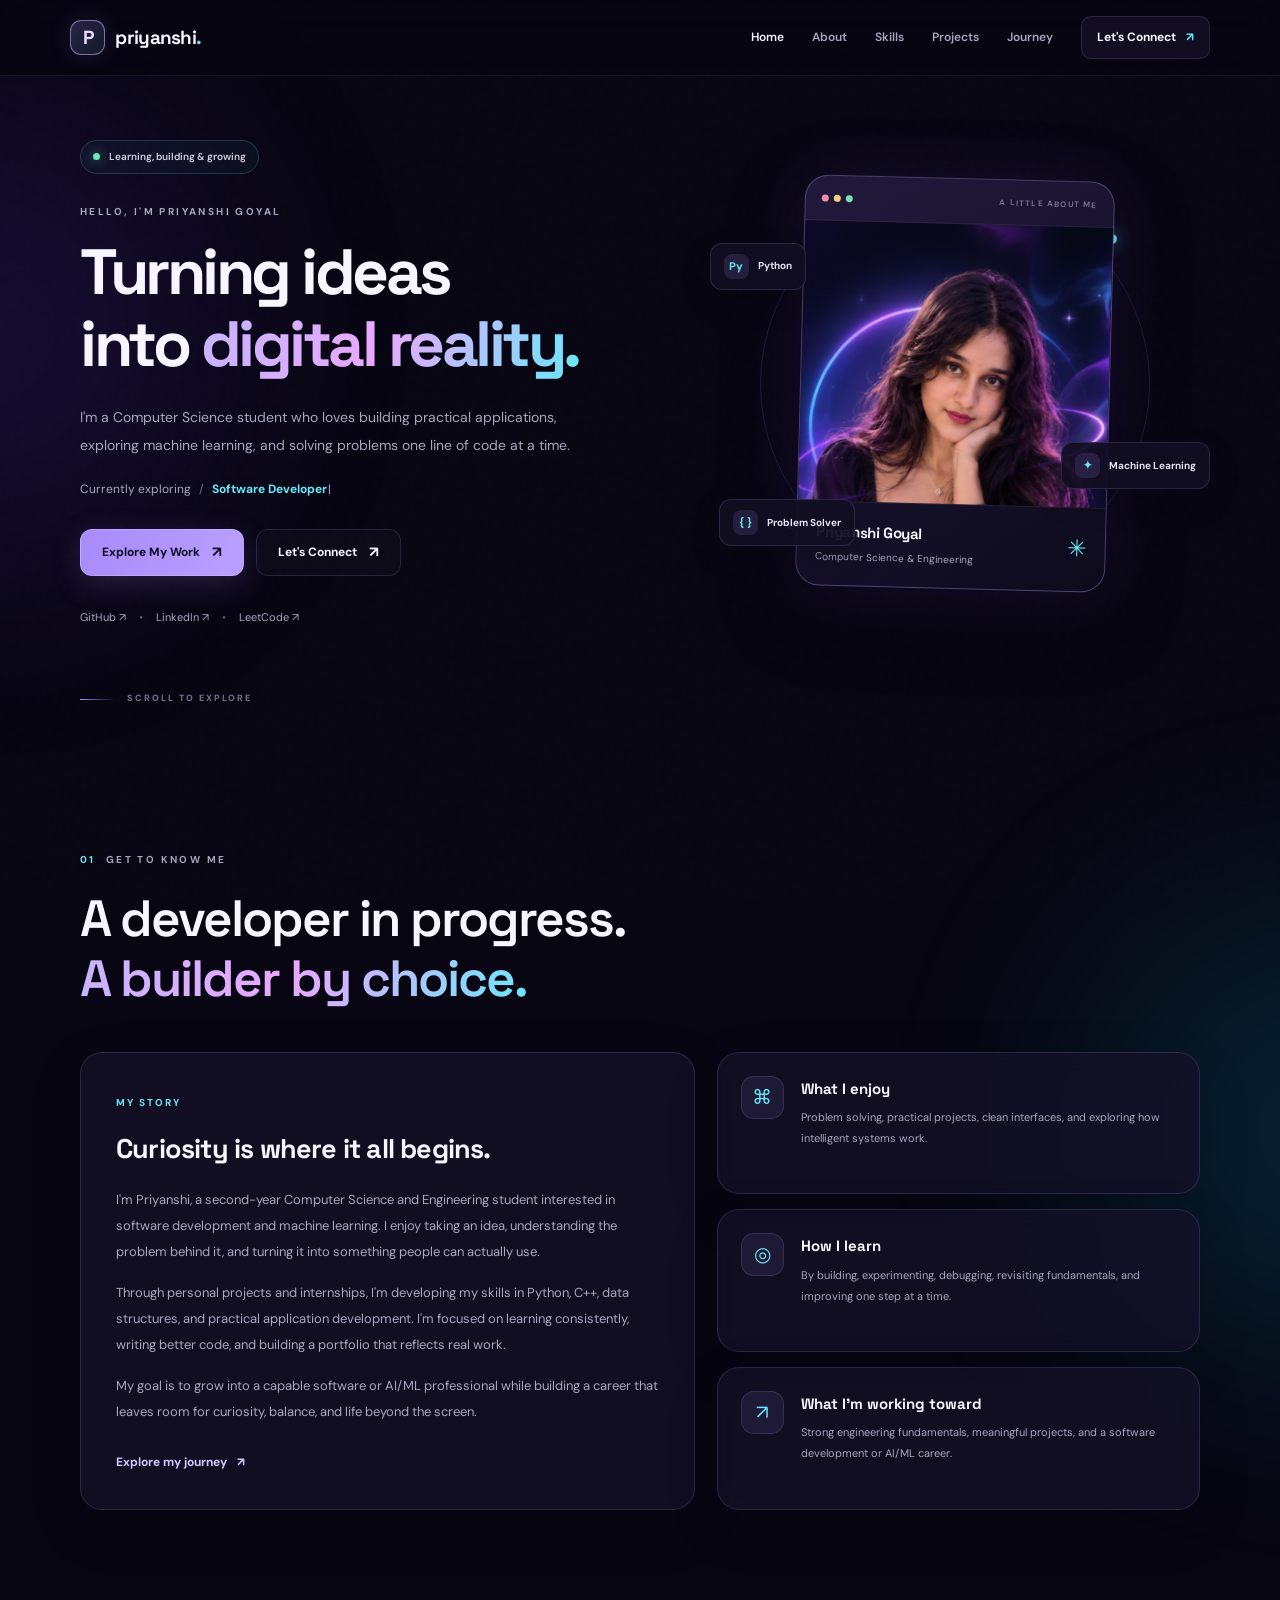
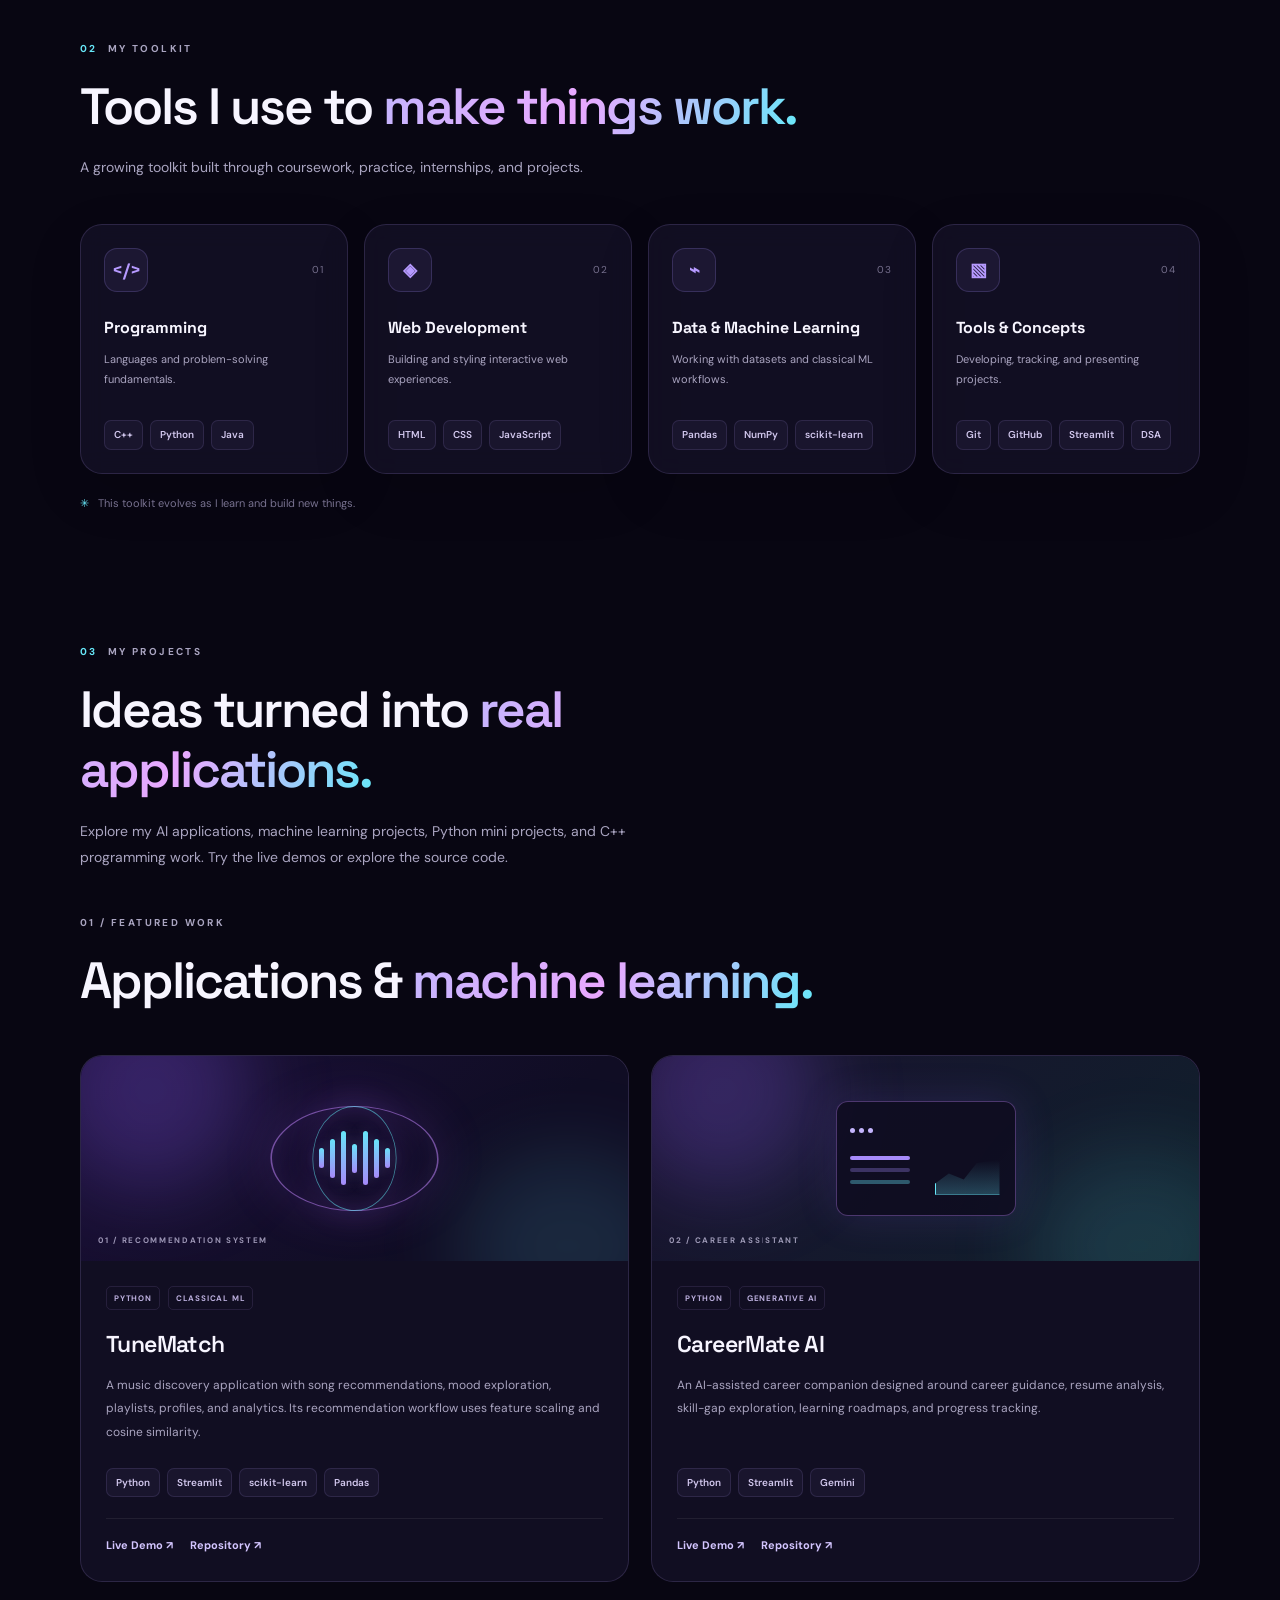
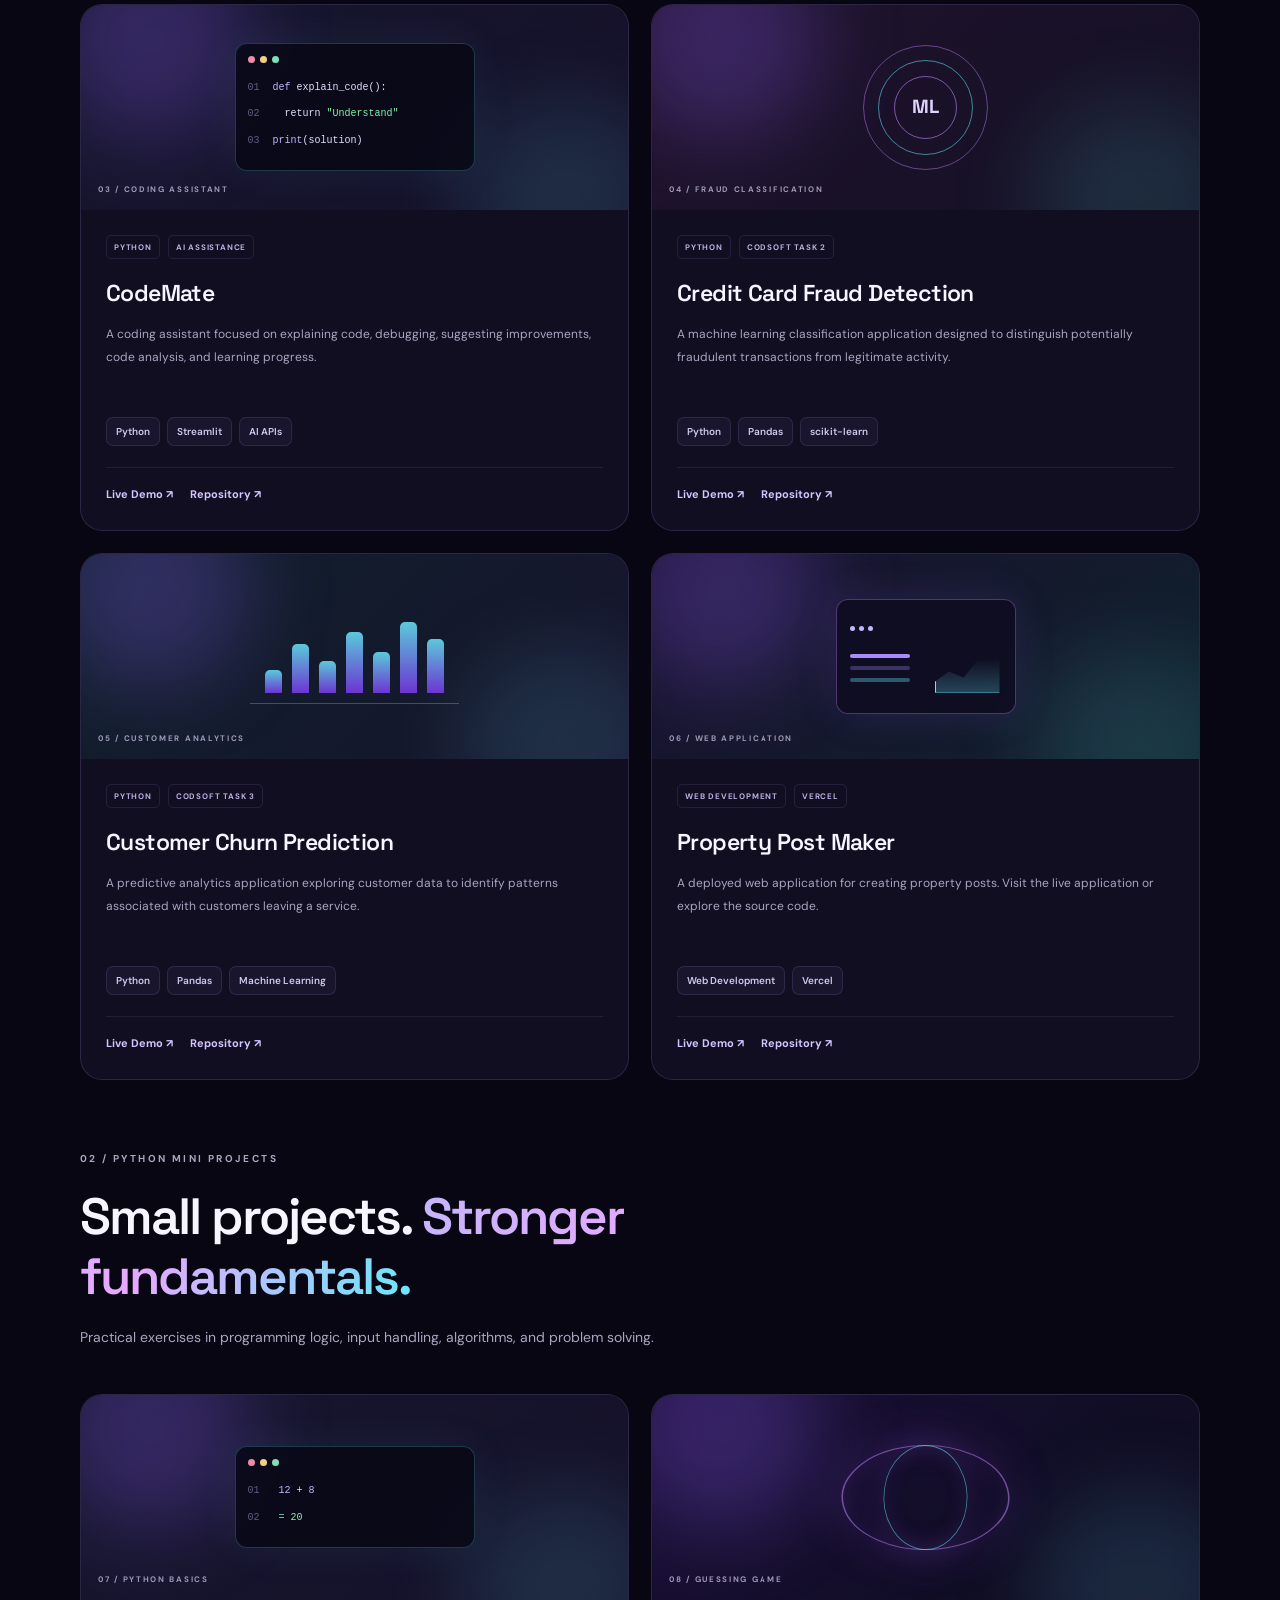
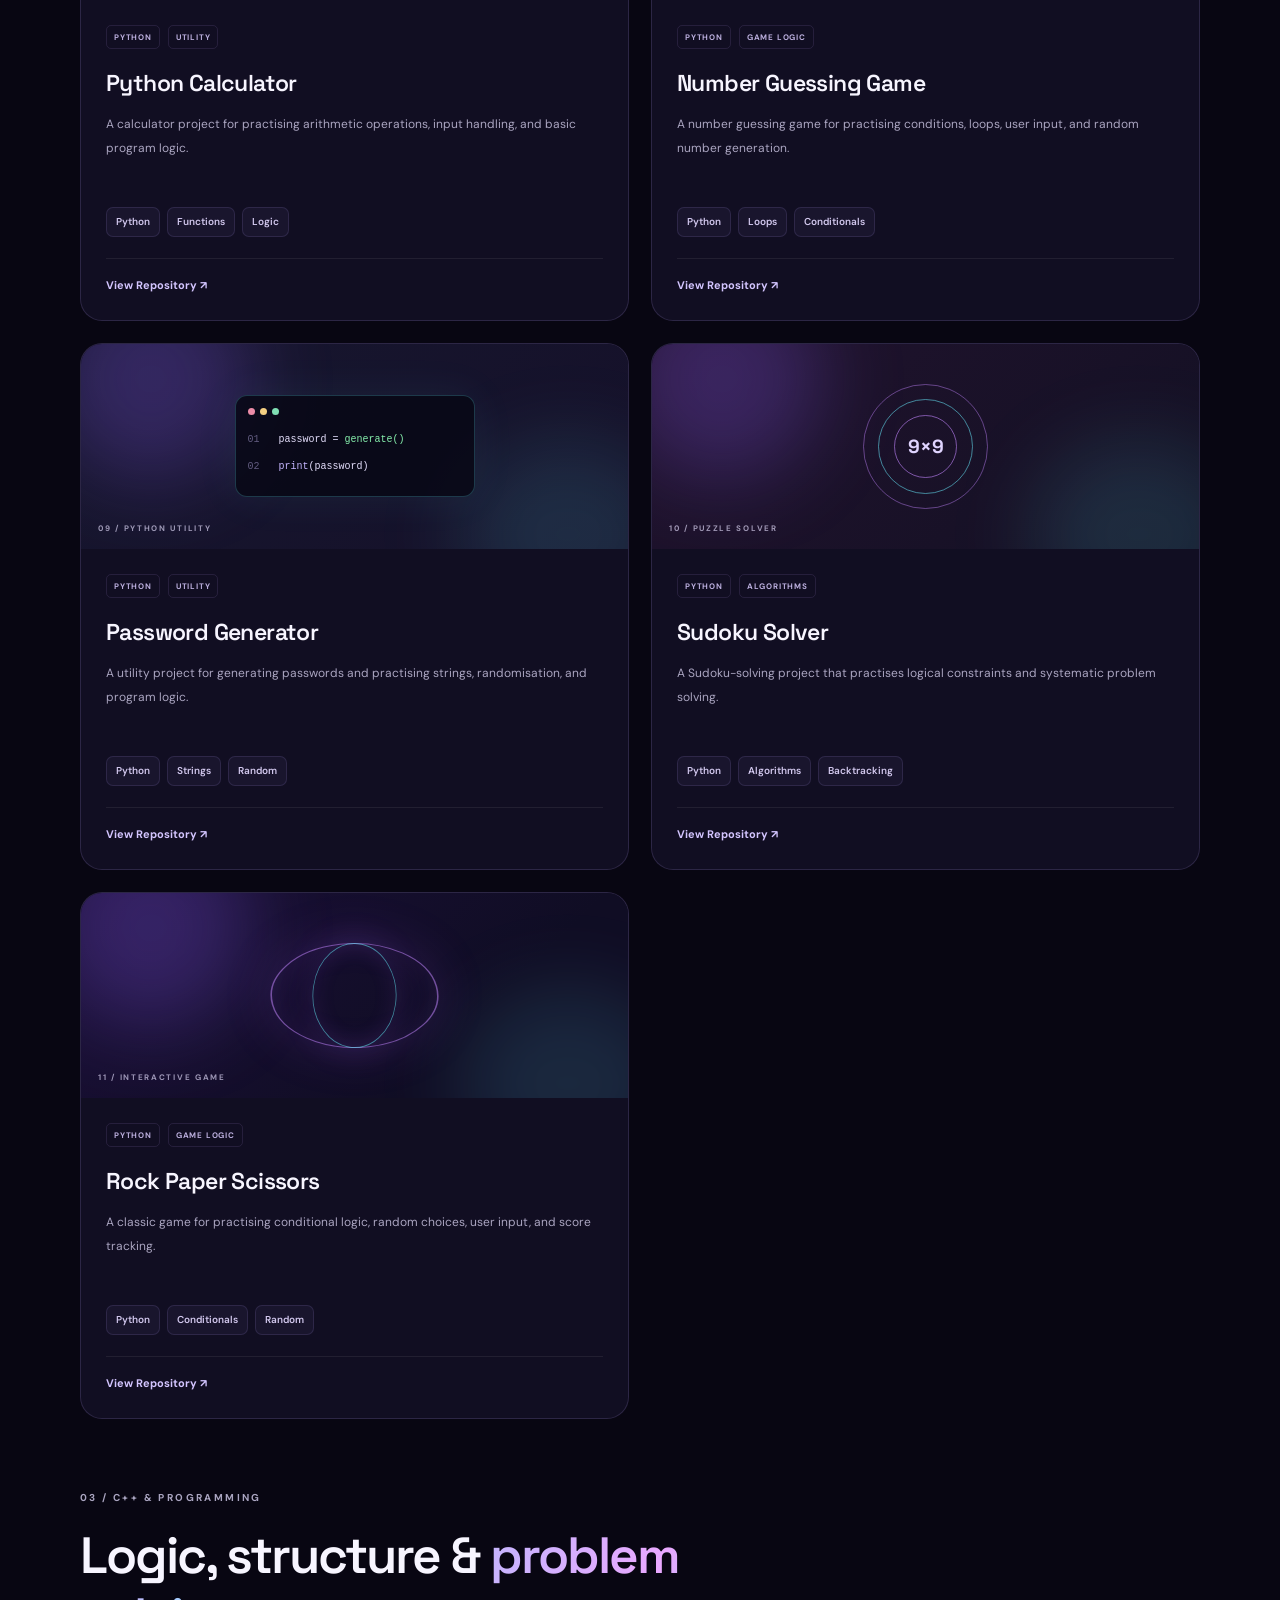
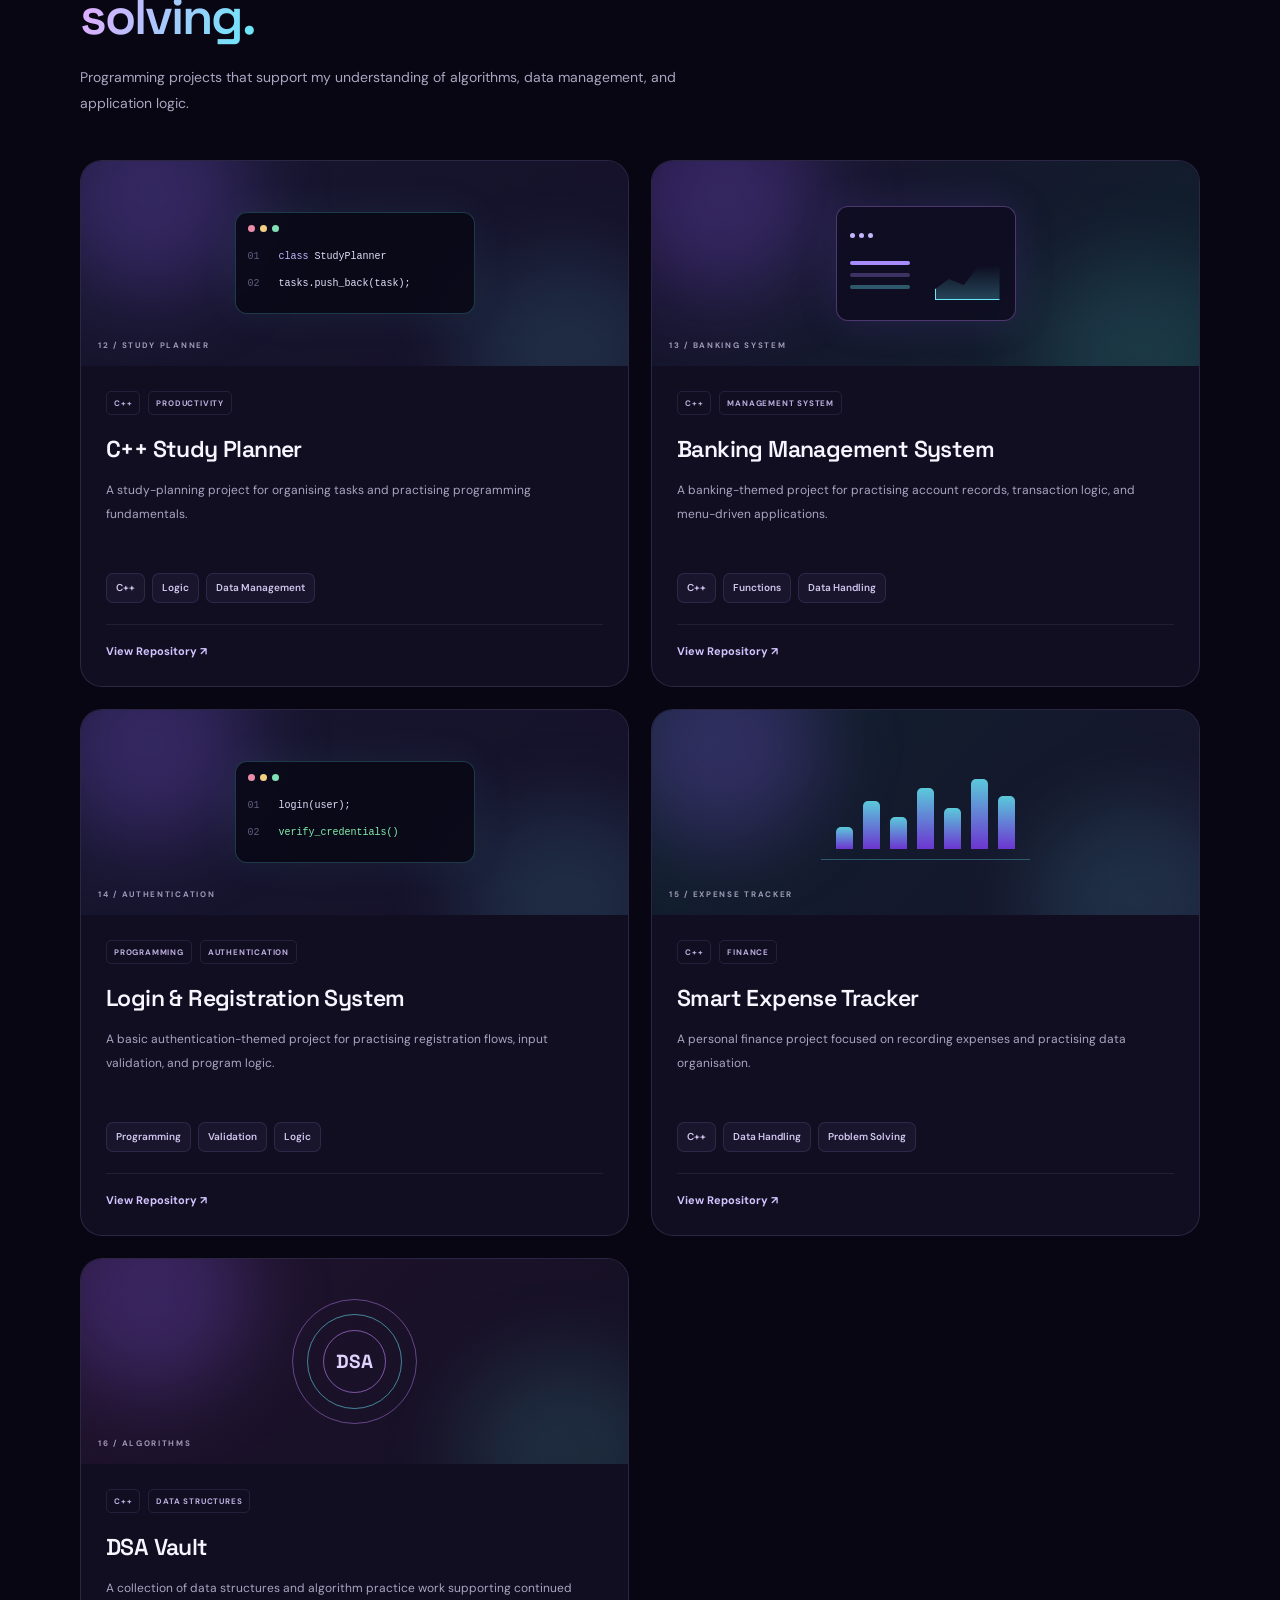
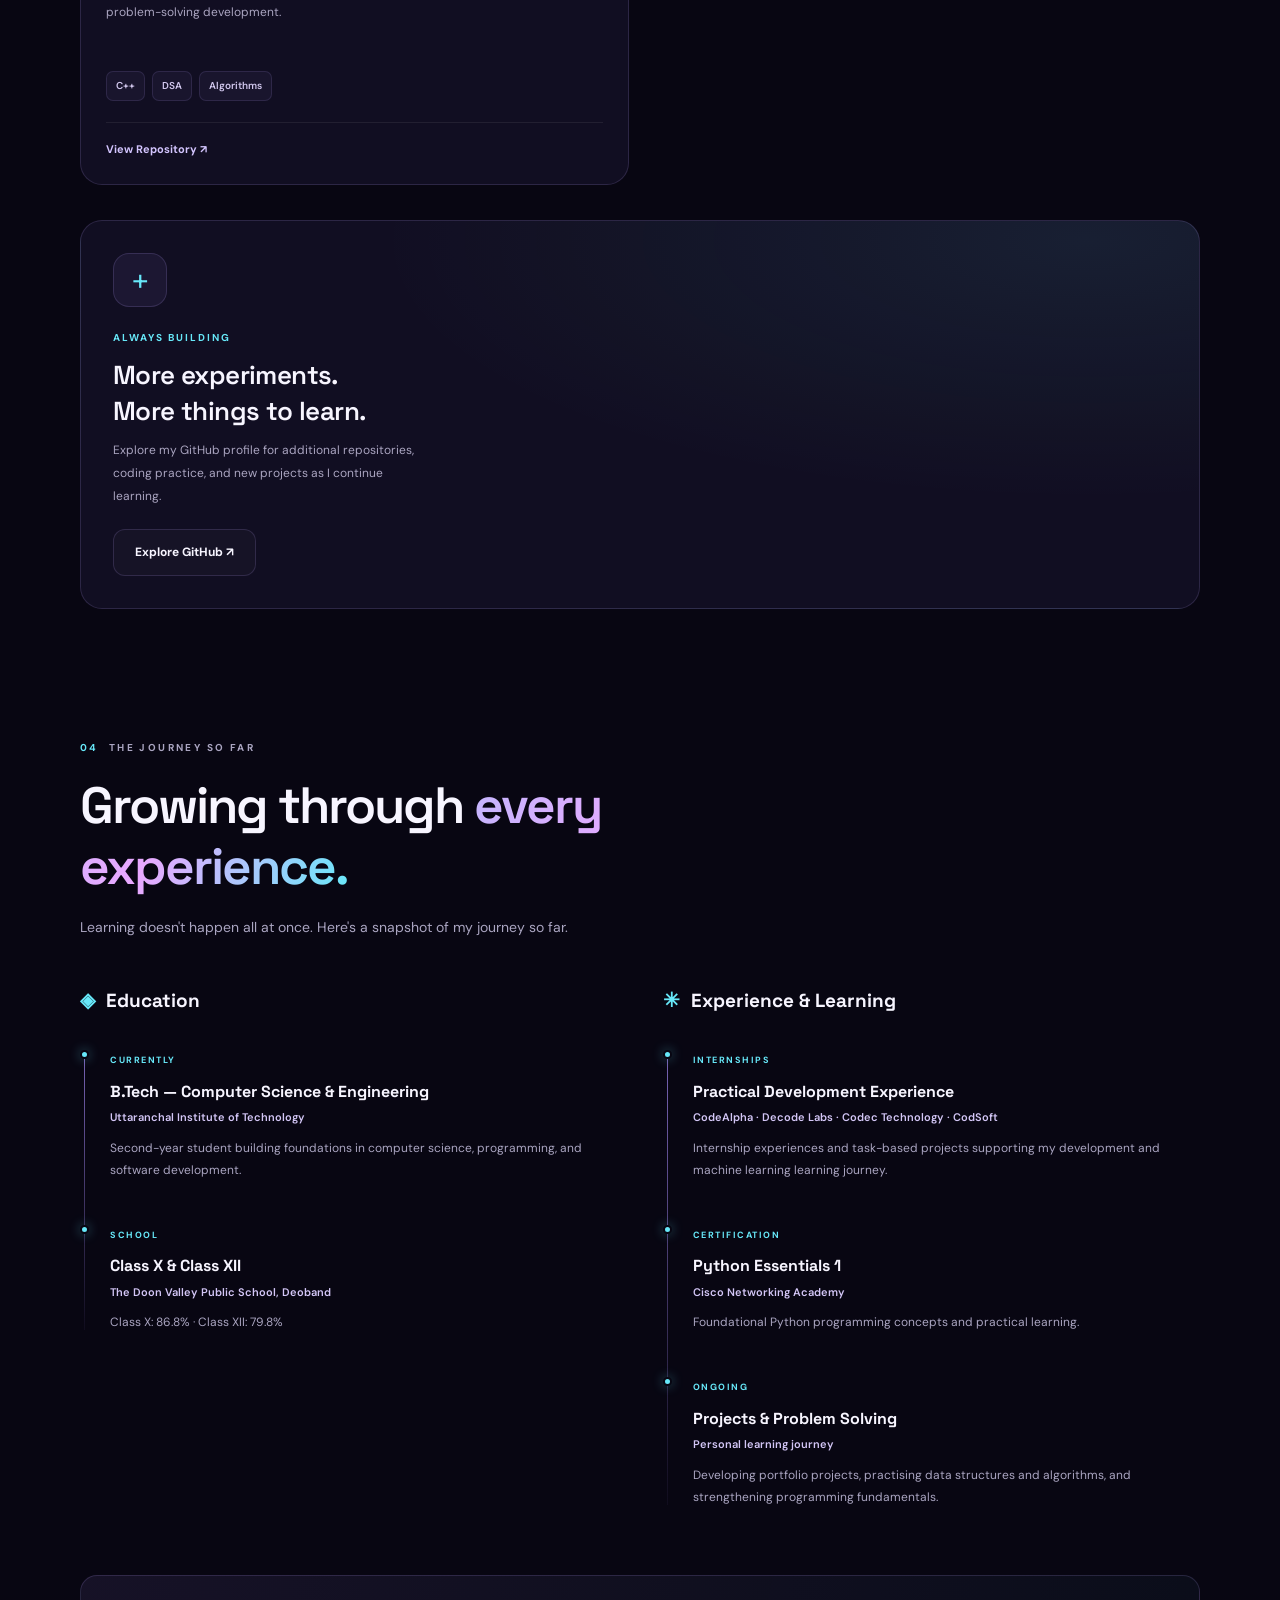
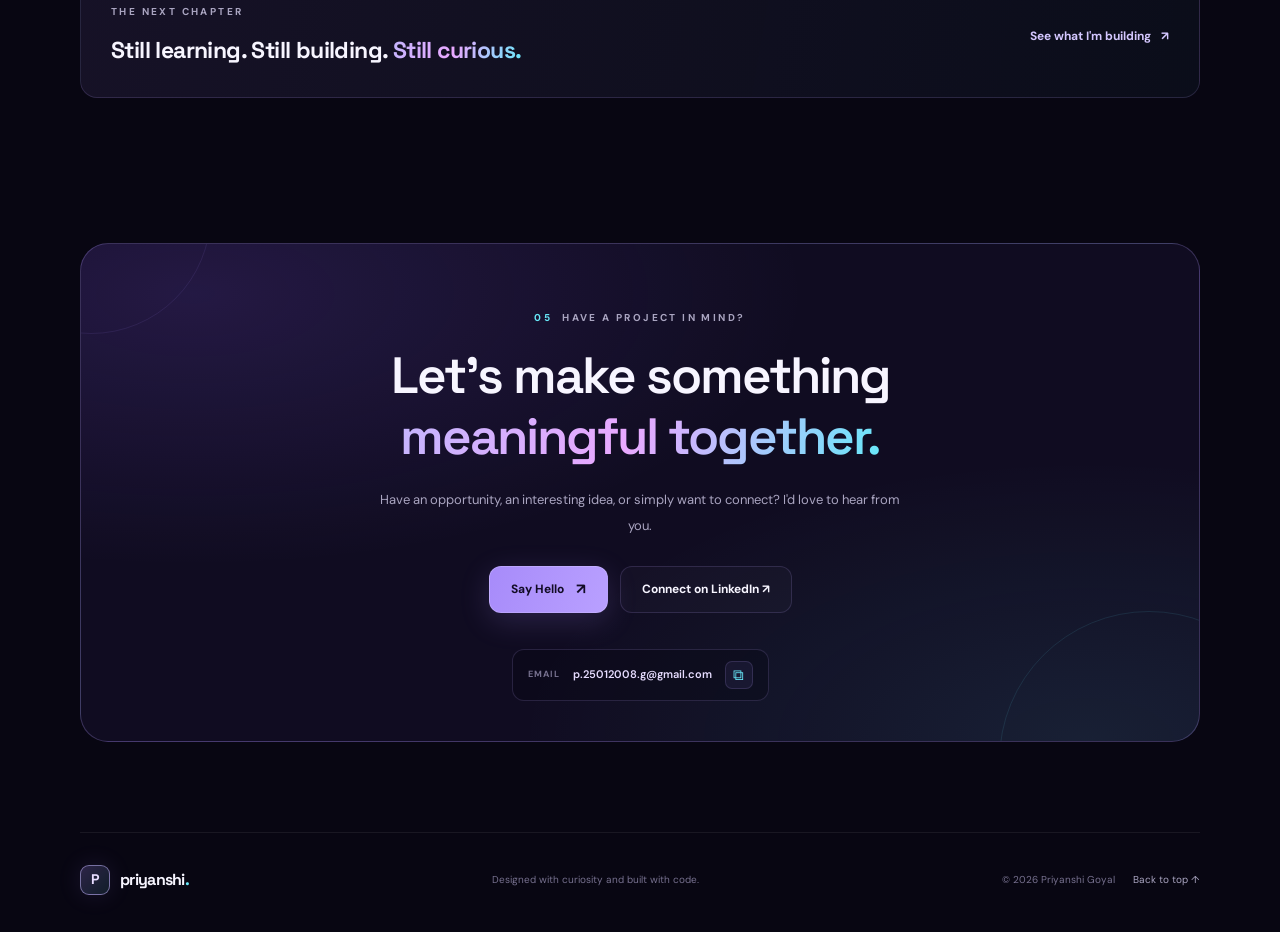
<file: index.html>
<!DOCTYPE html>
<html lang="en">
<head>
  <meta charset="UTF-8">
  <meta name="viewport" content="width=device-width, initial-scale=1.0">

  <title>Priyanshi Goyal | Software Developer & AI/ML Enthusiast</title>
  <meta name="description" content="Explore Priyanshi Goyal's portfolio featuring Python development, machine learning projects, software development, and technical skills.">
  <meta name="theme-color" content="#080612">

  <link rel="preconnect" href="https://fonts.googleapis.com">
  <link rel="preconnect" href="https://fonts.gstatic.com" crossorigin>
  <link href="https://fonts.googleapis.com/css2?family=DM+Sans:wght@400;500;600;700&family=Space+Grotesk:wght@400;500;600;700&display=swap" rel="stylesheet">
  <link rel="stylesheet" href="style.css">
  <script src="script.js" defer></script>
</head>

<body>
  <div class="page-glow glow-one"></div>
  <div class="page-glow glow-two"></div>
  <div class="noise-overlay"></div>

  <header class="navbar">
    <a href="#home" class="logo" aria-label="Priyanshi Goyal home">
      <span class="logo-mark">P</span>
      <span>priyanshi<span class="logo-dot">.</span></span>
    </a>

    <button class="menu-toggle" id="menu-toggle"
      aria-label="Open navigation" aria-expanded="false"
      aria-controls="nav-links">
      <span></span><span></span><span></span>
    </button>

    <nav class="nav-links" id="nav-links" aria-label="Main navigation">
      <a href="#home" class="nav-link active">Home</a>
      <a href="#about" class="nav-link">About</a>
      <a href="#skills" class="nav-link">Skills</a>
      <a href="#projects" class="nav-link">Projects</a>
      <a href="#journey" class="nav-link">Journey</a>
      <a href="#contact" class="nav-cta">Let's Connect <span>↗</span></a>
    </nav>
  </header>

  <main>
    <!-- HERO -->
    <section class="hero section-shell" id="home">
      <div class="hero-content">
        <div class="availability-pill">
          <span class="status-dot"></span>
          <span>Learning, building & growing</span>
        </div>

        <p class="eyebrow">HELLO, I'M PRIYANSHI GOYAL</p>

        <h1>
          Turning ideas<br>
          into <span class="gradient-text">digital reality.</span>
        </h1>

        <p class="hero-description">
          I'm a Computer Science student who loves building practical
          applications, exploring machine learning, and solving problems
          one line of code at a time.
        </p>

        <div class="role-line">
          <span class="role-prefix">Currently exploring</span>
          <span class="role-divider">/</span>
          <span class="animated-role" id="role">Python Developer</span>
          <span class="typing-cursor">|</span>
        </div>

        <div class="hero-actions">
          <a href="#projects" class="button button-primary">
            Explore My Work <span>↗</span>
          </a>
          <a href="#contact" class="button button-secondary">
            Let's Connect <span>↗</span>
          </a>
        </div>

        <div class="social-links">
          <a href="https://github.com/Priy​​anshi00Goyal"
             target="_blank" rel="noopener noreferrer">GitHub ↗</a>
          <span class="social-separator">•</span>
          <a href="https://www.linkedin.com/in/priyanshi-goyal-a72b42379/"
             target="_blank" rel="noopener noreferrer">LinkedIn ↗</a>
          <span class="social-separator">•</span>
          <a href="https://leetcode.com/u/Priy​​anshi00/"
             target="_blank" rel="noopener noreferrer">LeetCode ↗</a>
        </div>
      </div>

      <div class="hero-visual">
        <div class="orbit orbit-outer"></div>
        <div class="orbit orbit-inner"></div>
        <div class="orbit-dot orbit-dot-one"></div>
        <div class="orbit-dot orbit-dot-two"></div>

        <div class="avatar-card">
          <div class="avatar-card-top">
            <span class="window-dots"><i></i><i></i><i></i></span>
            <span class="avatar-card-label">A LITTLE ABOUT ME</span>
          </div>

          <div class="avatar-image-wrap">
            <div class="avatar-backlight"></div>
            <img src="images/avatar.png"
                 alt="Priyanshi Goyal"
                 class="hero-avatar"
                 onerror="this.style.display='none';this.nextElementSibling.style.display='grid';">
            <div class="avatar-fallback">PG</div>
          </div>

          <div class="avatar-card-bottom">
            <div>
              <h2>Priyanshi Goyal</h2>
              <p>Computer Science & Engineering</p>
            </div>
            <span class="mini-status" title="Currently learning">✳</span>
          </div>
        </div>

        <div class="floating-chip chip-python">
          <span class="chip-icon">Py</span>
          <span>Python</span>
        </div>
        <div class="floating-chip chip-ml">
          <span class="chip-icon">✦</span>
          <span>Machine Learning</span>
        </div>
        <div class="floating-chip chip-code">
          <span class="chip-icon">{ }</span>
          <span>Problem Solver</span>
        </div>
      </div>

      <a class="scroll-cue" href="#about">
        <span class="scroll-line"></span>
        <span>SCROLL TO EXPLORE</span>
      </a>
    </section>

    <!-- ABOUT -->
    <section class="section section-shell" id="about">
      <div class="section-heading reveal">
        <p class="eyebrow"><span>01</span> GET TO KNOW ME</p>
        <h2>A developer in progress.<br><span class="gradient-text">A builder by choice.</span></h2>
      </div>

      <div class="about-grid">
        <article class="glass-card about-main reveal">
          <span class="card-kicker">MY STORY</span>
          <h3>Curiosity is where it all begins.</h3>
          <p>
            I'm Priyanshi, a second-year Computer Science and Engineering
            student interested in software development and machine learning.
            I enjoy taking an idea, understanding the problem behind it, and
            turning it into something people can actually use.
          </p>
          <p>
            Through personal projects and internships, I'm developing my
            skills in Python, C++, data structures, and practical application
            development. I'm focused on learning consistently, writing better
            code, and building a portfolio that reflects real work.
          </p>
          <p>
            My goal is to grow into a capable software or AI/ML professional
            while building a career that leaves room for curiosity, balance,
            and life beyond the screen.
          </p>
          <a class="text-link" href="#journey">Explore my journey <span>↗</span></a>
        </article>

        <div class="about-side">
          <article class="glass-card info-card reveal">
            <span class="info-icon">⌘</span>
            <div>
              <h3>What I enjoy</h3>
              <p>Problem solving, practical projects, clean interfaces, and exploring how intelligent systems work.</p>
            </div>
          </article>

          <article class="glass-card info-card reveal">
            <span class="info-icon">◎</span>
            <div>
              <h3>How I learn</h3>
              <p>By building, experimenting, debugging, revisiting fundamentals, and improving one step at a time.</p>
            </div>
          </article>

          <article class="glass-card info-card reveal">
            <span class="info-icon">↗</span>
            <div>
              <h3>What I'm working toward</h3>
              <p>Strong engineering fundamentals, meaningful projects, and a software development or AI/ML career.</p>
            </div>
          </article>
        </div>
      </div>
    </section>

    <!-- SKILLS -->
    <section class="section section-shell" id="skills">
      <div class="section-heading reveal">
        <p class="eyebrow"><span>02</span> MY TOOLKIT</p>
        <h2>Tools I use to <span class="gradient-text">make things work.</span></h2>
        <p class="section-subtitle">A growing toolkit built through coursework, practice, internships, and projects.</p>
      </div>

      <div class="skills-grid">
        <article class="glass-card skill-card reveal">
          <div class="skill-card-heading">
            <span class="skill-symbol">&lt;/&gt;</span>
            <span class="skill-index">01</span>
          </div>
          <h3>Programming</h3>
          <p>Languages and problem-solving fundamentals.</p>
          <div class="tag-list">
            <span>C++</span><span>Python</span><span>Java</span>
          </div>
        </article>

        <article class="glass-card skill-card reveal">
          <div class="skill-card-heading">
            <span class="skill-symbol">◈</span>
            <span class="skill-index">02</span>
          </div>
          <h3>Web Development</h3>
          <p>Building and styling interactive web experiences.</p>
          <div class="tag-list">
            <span>HTML</span><span>CSS</span><span>JavaScript</span>
          </div>
        </article>

        <article class="glass-card skill-card reveal">
          <div class="skill-card-heading">
            <span class="skill-symbol">⌁</span>
            <span class="skill-index">03</span>
          </div>
          <h3>Data & Machine Learning</h3>
          <p>Working with datasets and classical ML workflows.</p>
          <div class="tag-list">
            <span>Pandas</span><span>NumPy</span><span>scikit-learn</span>
          </div>
        </article>

        <article class="glass-card skill-card reveal">
          <div class="skill-card-heading">
            <span class="skill-symbol">▧</span>
            <span class="skill-index">04</span>
          </div>
          <h3>Tools & Concepts</h3>
          <p>Developing, tracking, and presenting projects.</p>
          <div class="tag-list">
            <span>Git</span><span>GitHub</span><span>Streamlit</span><span>DSA</span>
          </div>
        </article>
      </div>

      <p class="skills-note reveal">
        <span>✳</span> This toolkit evolves as I learn and build new things.
      </p>
    </section>

    <!-- PROJECTS -->
    <section class="section section-shell" id="projects">
      <div class="section-heading reveal">
        <p class="eyebrow"><span>03</span> MY PROJECTS</p>
        <h2>Ideas turned into <span class="gradient-text">real applications.</span></h2>
        <p class="section-subtitle">
          Explore my AI applications, machine learning projects, Python mini projects,
          and C++ programming work. Try the live demos or explore the source code.
        </p>
      </div>

      <!-- AI, MACHINE LEARNING & WEB APPLICATIONS -->
      <div class="section-heading reveal" style="margin-top: 35px;">
        <p class="eyebrow">01 / FEATURED WORK</p>
        <h2>Applications & <span class="gradient-text">machine learning.</span></h2>
      </div>

      <div class="projects-grid">

        <!-- TuneMatch -->
        <article class="project-card project-featured reveal">
          <div class="project-visual visual-music">
            <div class="music-orb orb-a"></div>
            <div class="music-orb orb-b"></div>
            <div class="music-equalizer"><i></i><i></i><i></i><i></i><i></i><i></i><i></i></div>
            <span class="visual-label">01 / RECOMMENDATION SYSTEM</span>
          </div>
          <div class="project-content">
            <div class="project-meta"><span>PYTHON</span><span>CLASSICAL ML</span></div>
            <h3>TuneMatch</h3>
            <p>
              A music discovery application with song recommendations, mood
              exploration, playlists, profiles, and analytics. Its recommendation
              workflow uses feature scaling and cosine similarity.
            </p>
            <div class="tag-list"><span>Python</span><span>Streamlit</span><span>scikit-learn</span><span>Pandas</span></div>
            <div class="project-links">
              <a href="https://tunematch-8y24ejjnpcfqykac8diw79.streamlit.app/" target="_blank" rel="noopener noreferrer">Live Demo ↗</a>
              <a href="https://github.com/Priy​​anshi00Goyal/TuneMatch" target="_blank" rel="noopener noreferrer">Repository ↗</a>
            </div>
          </div>
        </article>

        <!-- CareerMate AI -->
        <article class="project-card reveal">
          <div class="project-visual visual-career">
            <div class="career-window"><span></span><span></span><span></span><div class="career-lines"></div><div class="career-chart"></div></div>
            <span class="visual-label">02 / CAREER ASSISTANT</span>
          </div>
          <div class="project-content">
            <div class="project-meta"><span>PYTHON</span><span>GENERATIVE AI</span></div>
            <h3>CareerMate AI</h3>
            <p>
              An AI-assisted career companion designed around career guidance,
              resume analysis, skill-gap exploration, learning roadmaps,
              and progress tracking.
            </p>
            <div class="tag-list"><span>Python</span><span>Streamlit</span><span>Gemini</span></div>
            <div class="project-links">
              <a href="https://careermate-ai-priyanshi.streamlit.app/" target="_blank" rel="noopener noreferrer">Live Demo ↗</a>
              <a href="https://github.com/Priyanshi00Goyal/CareerMate-AI" target="_blank" rel="noopener noreferrer">Repository ↗</a>
            </div>
          </div>
        </article>

        <!-- CodeMate -->
        <article class="project-card reveal">
          <div class="project-visual visual-code">
            <div class="code-window">
              <div class="code-window-top"><span></span><span></span><span></span></div>
              <div class="code-row"><i>01</i><b>def</b> explain_code():</div>
              <div class="code-row"><i>02</i>&nbsp;&nbsp;return <em>"Understand"</em></div>
              <div class="code-row"><i>03</i><b>print</b>(solution)</div>
            </div>
            <span class="visual-label">03 / CODING ASSISTANT</span>
          </div>
          <div class="project-content">
            <div class="project-meta"><span>PYTHON</span><span>AI ASSISTANCE</span></div>
            <h3>CodeMate</h3>
            <p>
              A coding assistant focused on explaining code, debugging,
              suggesting improvements, code analysis, and learning progress.
            </p>
            <div class="tag-list"><span>Python</span><span>Streamlit</span><span>AI APIs</span></div>
            <div class="project-links">
              <a href="https://codemate-34bpt8avhuvv7odcd3k.streamlit.app/" target="_blank" rel="noopener noreferrer">Live Demo ↗</a>
              <a href="https://github.com/Priy​​anshi00Goyal/CodeMate" target="_blank" rel="noopener noreferrer">Repository ↗</a>
            </div>
          </div>
        </article>

        <!-- Credit Card Fraud Detection -->
        <article class="project-card reveal">
          <div class="project-visual visual-fraud">
            <div class="data-rings"><span></span><span></span><span></span><b>ML</b></div>
            <span class="visual-label">04 / FRAUD CLASSIFICATION</span>
          </div>
          <div class="project-content">
            <div class="project-meta"><span>PYTHON</span><span>CODSOFT TASK 2</span></div>
            <h3>Credit Card Fraud Detection</h3>
            <p>
              A machine learning classification application designed to
              distinguish potentially fraudulent transactions from legitimate activity.
            </p>
            <div class="tag-list"><span>Python</span><span>Pandas</span><span>scikit-learn</span></div>
            <div class="project-links">
              <a href="https://credit-card-fraud-detection-vcjbtrdmgshahd3zhc8bav.streamlit.app/" target="_blank" rel="noopener noreferrer">Live Demo ↗</a>
              <a href="https://github.com/Priy​​anshi00Goyal/credit-card-fraud-detection" target="_blank" rel="noopener noreferrer">Repository ↗</a>
            </div>
          </div>
        </article>

        <!-- Customer Churn Prediction -->
        <article class="project-card reveal">
          <div class="project-visual visual-churn">
            <div class="churn-chart"><span></span><span></span><span></span><span></span><span></span><span></span><span></span></div>
            <span class="visual-label">05 / CUSTOMER ANALYTICS</span>
          </div>
          <div class="project-content">
            <div class="project-meta"><span>PYTHON</span><span>CODSOFT TASK 3</span></div>
            <h3>Customer Churn Prediction</h3>
            <p>
              A predictive analytics application exploring customer data
              to identify patterns associated with customers leaving a service.
            </p>
            <div class="tag-list"><span>Python</span><span>Pandas</span><span>Machine Learning</span></div>
            <div class="project-links">
              <a href="https://customer-churn-prediction-mjyssszacwtmat25snpwxn.streamlit.app/" target="_blank" rel="noopener noreferrer">Live Demo ↗</a>
              <a href="https://github.com/Priy​​anshi00Goyal/customer-churn-prediction" target="_blank" rel="noopener noreferrer">Repository ↗</a>
            </div>
          </div>
        </article>

        <!-- Property Post Maker -->
        <article class="project-card reveal">
          <div class="project-visual visual-career">
            <div class="career-window"><span></span><span></span><span></span><div class="career-lines"></div><div class="career-chart"></div></div>
            <span class="visual-label">06 / WEB APPLICATION</span>
          </div>
          <div class="project-content">
            <div class="project-meta"><span>WEB DEVELOPMENT</span><span>VERCEL</span></div>
            <h3>Property Post Maker</h3>
            <p>
              A deployed web application for creating property posts.
              Visit the live application or explore the source code.
            </p>
            <div class="tag-list"><span>Web Development</span><span>Vercel</span></div>
            <div class="project-links">
              <a href="https://property-post-maker-iota.vercel.app/" target="_blank" rel="noopener noreferrer">Live Demo ↗</a>
              <a href="https://github.com/Priy​​anshi00Goyal/property-post-maker" target="_blank" rel="noopener noreferrer">Repository ↗</a>
            </div>
          </div>
        </article>

      </div>

      <!-- PYTHON MINI PROJECTS -->
      <div class="section-heading reveal" style="margin-top: 70px;">
        <p class="eyebrow">02 / PYTHON MINI PROJECTS</p>
        <h2>Small projects. <span class="gradient-text">Stronger fundamentals.</span></h2>
        <p class="section-subtitle">
          Practical exercises in programming logic, input handling, algorithms,
          and problem solving.
        </p>
      </div>

      <div class="projects-grid">

        <!-- Python Calculator -->
        <article class="project-card reveal">
          <div class="project-visual visual-code">
            <div class="code-window">
              <div class="code-window-top"><span></span><span></span><span></span></div>
              <div class="code-row"><i>01</i> <b>12</b> + <b>8</b></div>
              <div class="code-row"><i>02</i> <em>= 20</em></div>
            </div>
            <span class="visual-label">07 / PYTHON BASICS</span>
          </div>
          <div class="project-content">
            <div class="project-meta"><span>PYTHON</span><span>UTILITY</span></div>
            <h3>Python Calculator</h3>
            <p>A calculator project for practising arithmetic operations, input handling, and basic program logic.</p>
            <div class="tag-list"><span>Python</span><span>Functions</span><span>Logic</span></div>
            <div class="project-links">
              <a href="https://github.com/Priy​​anshi00Goyal/Calculator" target="_blank" rel="noopener noreferrer">View Repository ↗</a>
            </div>
          </div>
        </article>

        <!-- Number Guessing Game -->
        <article class="project-card reveal">
          <div class="project-visual visual-music">
            <div class="music-orb orb-a"></div>
            <div class="music-orb orb-b"></div>
            <span class="visual-label">08 / GUESSING GAME</span>
          </div>
          <div class="project-content">
            <div class="project-meta"><span>PYTHON</span><span>GAME LOGIC</span></div>
            <h3>Number Guessing Game</h3>
            <p>A number guessing game for practising conditions, loops, user input, and random number generation.</p>
            <div class="tag-list"><span>Python</span><span>Loops</span><span>Conditionals</span></div>
            <div class="project-links">
              <a href="https://github.com/Priy​​anshi00Goyal/Number-Guessing-Game" target="_blank" rel="noopener noreferrer">View Repository ↗</a>
            </div>
          </div>
        </article>

        <!-- Password Generator -->
        <article class="project-card reveal">
          <div class="project-visual visual-code">
            <div class="code-window">
              <div class="code-window-top"><span></span><span></span><span></span></div>
              <div class="code-row"><i>01</i> password = <em>generate()</em></div>
              <div class="code-row"><i>02</i> <b>print</b>(password)</div>
            </div>
            <span class="visual-label">09 / PYTHON UTILITY</span>
          </div>
          <div class="project-content">
            <div class="project-meta"><span>PYTHON</span><span>UTILITY</span></div>
            <h3>Password Generator</h3>
            <p>A utility project for generating passwords and practising strings, randomisation, and program logic.</p>
            <div class="tag-list"><span>Python</span><span>Strings</span><span>Random</span></div>
            <div class="project-links">
              <a href="https://github.com/Priy​​anshi00Goyal/Password-Generator" target="_blank" rel="noopener noreferrer">View Repository ↗</a>
            </div>
          </div>
        </article>

        <!-- Sudoku Solver -->
        <article class="project-card reveal">
          <div class="project-visual visual-fraud">
            <div class="data-rings"><span></span><span></span><span></span><b>9×9</b></div>
            <span class="visual-label">10 / PUZZLE SOLVER</span>
          </div>
          <div class="project-content">
            <div class="project-meta"><span>PYTHON</span><span>ALGORITHMS</span></div>
            <h3>Sudoku Solver</h3>
            <p>A Sudoku-solving project that practises logical constraints and systematic problem solving.</p>
            <div class="tag-list"><span>Python</span><span>Algorithms</span><span>Backtracking</span></div>
            <div class="project-links">
              <a href="https://github.com/Priy​​anshi00Goyal/CodeAlpha_Sudoku-Solver" target="_blank" rel="noopener noreferrer">View Repository ↗</a>
            </div>
          </div>
        </article>

        <!-- Rock Paper Scissors -->
        <article class="project-card reveal">
          <div class="project-visual visual-music">
            <div class="music-orb orb-a"></div>
            <div class="music-orb orb-b"></div>
            <span class="visual-label">11 / INTERACTIVE GAME</span>
          </div>
          <div class="project-content">
            <div class="project-meta"><span>PYTHON</span><span>GAME LOGIC</span></div>
            <h3>Rock Paper Scissors</h3>
            <p>A classic game for practising conditional logic, random choices, user input, and score tracking.</p>
            <div class="tag-list"><span>Python</span><span>Conditionals</span><span>Random</span></div>
            <div class="project-links">
              <a href="https://github.com/Priy​​anshi00Goyal/Rock-Paper-Scissors" target="_blank" rel="noopener noreferrer">View Repository ↗</a>
            </div>
          </div>
        </article>

      </div>

      <!-- C++ AND CORE PROGRAMMING PROJECTS -->
      <div class="section-heading reveal" style="margin-top: 70px;">
        <p class="eyebrow">03 / C++ & PROGRAMMING</p>
        <h2>Logic, structure & <span class="gradient-text">problem solving.</span></h2>
        <p class="section-subtitle">
          Programming projects that support my understanding of algorithms,
          data management, and application logic.
        </p>
      </div>

      <div class="projects-grid">

        <!-- C++ Study Planner -->
        <article class="project-card reveal">
          <div class="project-visual visual-code">
            <div class="code-window">
              <div class="code-window-top"><span></span><span></span><span></span></div>
              <div class="code-row"><i>01</i> <b>class</b> StudyPlanner</div>
              <div class="code-row"><i>02</i> tasks.push_back(task);</div>
            </div>
            <span class="visual-label">12 / STUDY PLANNER</span>
          </div>
          <div class="project-content">
            <div class="project-meta"><span>C++</span><span>PRODUCTIVITY</span></div>
            <h3>C++ Study Planner</h3>
            <p>A study-planning project for organising tasks and practising programming fundamentals.</p>
            <div class="tag-list"><span>C++</span><span>Logic</span><span>Data Management</span></div>
            <div class="project-links">
              <a href="https://github.com/Priy​​anshi00Goyal/study-planner-project_cpp" target="_blank" rel="noopener noreferrer">View Repository ↗</a>
            </div>
          </div>
        </article>

        <!-- Banking Management System -->
        <article class="project-card reveal">
          <div class="project-visual visual-career">
            <div class="career-window"><span></span><span></span><span></span><div class="career-lines"></div><div class="career-chart"></div></div>
            <span class="visual-label">13 / BANKING SYSTEM</span>
          </div>
          <div class="project-content">
            <div class="project-meta"><span>C++</span><span>MANAGEMENT SYSTEM</span></div>
            <h3>Banking Management System</h3>
            <p>A banking-themed project for practising account records, transaction logic, and menu-driven applications.</p>
            <div class="tag-list"><span>C++</span><span>Functions</span><span>Data Handling</span></div>
            <div class="project-links">
              <a href="https://github.com/Priy​​anshi00Goyal/CodeAlpha_Banking-System" target="_blank" rel="noopener noreferrer">View Repository ↗</a>
            </div>
          </div>
        </article>

        <!-- Login & Registration System -->
        <article class="project-card reveal">
          <div class="project-visual visual-code">
            <div class="code-window">
              <div class="code-window-top"><span></span><span></span><span></span></div>
              <div class="code-row"><i>01</i> login(user);</div>
              <div class="code-row"><i>02</i> <em>verify_credentials()</em></div>
            </div>
            <span class="visual-label">14 / AUTHENTICATION</span>
          </div>
          <div class="project-content">
            <div class="project-meta"><span>PROGRAMMING</span><span>AUTHENTICATION</span></div>
            <h3>Login & Registration System</h3>
            <p>A basic authentication-themed project for practising registration flows, input validation, and program logic.</p>
            <div class="tag-list"><span>Programming</span><span>Validation</span><span>Logic</span></div>
            <div class="project-links">
              <a href="https://github.com/Priy​​anshi00Goyal/CodeAlpha_Login-Registration-System" target="_blank" rel="noopener noreferrer">View Repository ↗</a>
            </div>
          </div>
        </article>

        <!-- Smart Expense Tracker -->
        <article class="project-card reveal">
          <div class="project-visual visual-churn">
            <div class="churn-chart"><span></span><span></span><span></span><span></span><span></span><span></span><span></span></div>
            <span class="visual-label">15 / EXPENSE TRACKER</span>
          </div>
          <div class="project-content">
            <div class="project-meta"><span>C++</span><span>FINANCE</span></div>
            <h3>Smart Expense Tracker</h3>
            <p>A personal finance project focused on recording expenses and practising data organisation.</p>
            <div class="tag-list"><span>C++</span><span>Data Handling</span><span>Problem Solving</span></div>
            <div class="project-links">
              <a href="https://github.com/Priy​​anshi00Goyal/SmartExpanseTracker" target="_blank" rel="noopener noreferrer">View Repository ↗</a>
            </div>
          </div>
        </article>

        <!-- DSA Vault -->
        <article class="project-card reveal">
          <div class="project-visual visual-fraud">
            <div class="data-rings"><span></span><span></span><span></span><b>DSA</b></div>
            <span class="visual-label">16 / ALGORITHMS</span>
          </div>
          <div class="project-content">
            <div class="project-meta"><span>C++</span><span>DATA STRUCTURES</span></div>
            <h3>DSA Vault</h3>
            <p>A collection of data structures and algorithm practice work supporting continued problem-solving development.</p>
            <div class="tag-list"><span>C++</span><span>DSA</span><span>Algorithms</span></div>
            <div class="project-links">
              <a href="https://github.com/Priy​​anshi00Goyal/dsa-cpp" target="_blank" rel="noopener noreferrer">View Repository ↗</a>
            </div>
          </div>
        </article>

      </div>

      <!-- EXPLORE MORE -->
      <article class="project-card project-more reveal" style="margin-top: 35px;">
        <div class="more-symbol">+</div>
        <p class="card-kicker">ALWAYS BUILDING</p>
        <h3>More experiments.<br>More things to learn.</h3>
        <p>
          Explore my GitHub profile for additional repositories, coding practice,
          and new projects as I continue learning.
        </p>
        <a class="button button-secondary"
           href="https://github.com/Priy​​anshi00Goyal"
           target="_blank" rel="noopener noreferrer">Explore GitHub ↗</a>
      </article>
    </section>

    <!-- JOURNEY -->
    <section class="section section-shell" id="journey">
      <div class="section-heading reveal">
        <p class="eyebrow"><span>04</span> THE JOURNEY SO FAR</p>
        <h2>Growing through <span class="gradient-text">every experience.</span></h2>
        <p class="section-subtitle">Learning doesn't happen all at once. Here's a snapshot of my journey so far.</p>
      </div>

      <div class="journey-grid">
        <div class="timeline-column">
          <h3 class="column-title"><span>◈</span> Education</h3>
          <div class="timeline">
            <article class="timeline-item reveal">
              <span class="timeline-dot"></span>
              <span class="timeline-date">CURRENTLY</span>
              <h4>B.Tech — Computer Science & Engineering</h4>
              <p class="timeline-place">Uttaranchal Institute of Technology</p>
              <p>Second-year student building foundations in computer science, programming, and software development.</p>
            </article>
            <article class="timeline-item reveal">
              <span class="timeline-dot"></span>
              <span class="timeline-date">SCHOOL</span>
              <h4>Class X & Class XII</h4>
              <p class="timeline-place">The Doon Valley Public School, Deoband</p>
              <p>Class X: 86.8% · Class XII: 79.8%</p>
            </article>
          </div>
        </div>

        <div class="timeline-column">
          <h3 class="column-title"><span>✳</span> Experience & Learning</h3>
          <div class="timeline">
            <article class="timeline-item reveal">
              <span class="timeline-dot"></span>
              <span class="timeline-date">INTERNSHIPS</span>
              <h4>Practical Development Experience</h4>
              <p class="timeline-place">CodeAlpha · Decode Labs · Codec Technology · CodSoft</p>
              <p>Internship experiences and task-based projects supporting my development and machine learning learning journey.</p>
            </article>
            <article class="timeline-item reveal">
              <span class="timeline-dot"></span>
              <span class="timeline-date">CERTIFICATION</span>
              <h4>Python Essentials 1</h4>
              <p class="timeline-place">Cisco Networking Academy</p>
              <p>Foundational Python programming concepts and practical learning.</p>
            </article>
            <article class="timeline-item reveal">
              <span class="timeline-dot"></span>
              <span class="timeline-date">ONGOING</span>
              <h4>Projects & Problem Solving</h4>
              <p class="timeline-place">Personal learning journey</p>
              <p>Developing portfolio projects, practising data structures and algorithms, and strengthening programming fundamentals.</p>
            </article>
          </div>
        </div>
      </div>

      <div class="journey-banner reveal">
        <div>
          <p class="eyebrow">THE NEXT CHAPTER</p>
          <h3>Still learning. Still building. <span class="gradient-text">Still curious.</span></h3>
        </div>
        <a href="#projects" class="text-link">See what I'm building <span>↗</span></a>
      </div>
    </section>

    <!-- CONTACT -->
    <section class="section section-shell contact-section" id="contact">
      <div class="contact-card reveal">
        <div class="contact-decoration decoration-one"></div>
        <div class="contact-decoration decoration-two"></div>

        <p class="eyebrow"><span>05</span> HAVE A PROJECT IN MIND?</p>
        <h2>Let's make something<br><span class="gradient-text">meaningful together.</span></h2>
        <p class="contact-description">
          Have an opportunity, an interesting idea, or simply want to connect?
          I'd love to hear from you.
        </p>

        <div class="contact-actions">
          <a class="button button-primary"
             href="mailto:p.25012008.g@gmail.com?subject=Hello%20Priyanshi">
            Say Hello <span>↗</span>
          </a>
          <a class="button button-secondary"
             href="https://www.linkedin.com/in/priyanshi-goyal-a72b42379/"
             target="_blank" rel="noopener noreferrer">Connect on LinkedIn ↗</a>
        </div>

        <div class="contact-email">
          <span>EMAIL</span>
          <a href="mailto:p.25012008.g@gmail.com">p.25012008.g@gmail.com</a>
          <button id="copy-email" class="copy-button" type="button"
                  aria-label="Copy email address" title="Copy email">⧉</button>
        </div>
      </div>
    </section>
  </main>

  <footer class="footer section-shell">
    <a href="#home" class="logo footer-logo">
      <span class="logo-mark">P</span>
      <span>priyanshi<span class="logo-dot">.</span></span>
    </a>
    <p>Designed with curiosity and built with code.</p>
    <div class="footer-right">
      <span>© <span id="current-year">2026</span> Priyanshi Goyal</span>
      <a href="#home">Back to top ↑</a>
    </div>
  </footer>

  <button id="back-to-top" class="back-to-top" aria-label="Back to top">↑</button>
</body>
</html>
</file>
<file: style.css>
/* =========================================
   PRIYANSHI GOYAL — PORTFOLIO DESIGN SYSTEM
   ========================================= */

:root {
  --background: #080612;
  --background-soft: #0d0a1a;
  --surface: rgba(21, 17, 39, 0.78);
  --surface-solid: #151127;
  --surface-hover: #1c1633;
  --purple: #a78bfa;
  --purple-bright: #b69aff;
  --cyan: #67e8f9;
  --pink: #f0abfc;
  --text: #f7f5ff;
  --muted: #aaa5c1;
  --muted-dark: #77718f;
  --border: rgba(184, 159, 255, 0.16);
  --border-hover: rgba(184, 159, 255, 0.4);
  --gradient: linear-gradient(110deg, #c4b5fd 0%, #e9a8ff 48%, #67e8f9 100%);
  --radius: 22px;
  --content-width: 1120px;
  --nav-height: 76px;
}

* {
  box-sizing: border-box;
  margin: 0;
  padding: 0;
}

html {
  scroll-behavior: smooth;
  scroll-padding-top: 105px;
  scrollbar-color: #63528e var(--background);
}

body {
  min-width: 320px;
  overflow-x: hidden;
  background: var(--background);
  color: var(--text);
  font-family: "DM Sans", sans-serif;
  font-size: 15px;
  line-height: 1.75;
  -webkit-font-smoothing: antialiased;
}

body,
button,
a {
  -webkit-tap-highlight-color: transparent;
}

button,
a {
  font: inherit;
}

a {
  color: inherit;
  text-decoration: none;
}

button {
  color: inherit;
}

button:focus-visible,
a:focus-visible {
  outline: 2px solid var(--cyan);
  outline-offset: 5px;
}

img {
  display: block;
  max-width: 100%;
}

::selection {
  color: #080612;
  background: var(--cyan);
}

/* BACKGROUND ATMOSPHERE */

.page-glow {
  position: fixed;
  z-index: -2;
  width: 460px;
  height: 460px;
  pointer-events: none;
  border-radius: 50%;
  filter: blur(120px);
  opacity: 0.14;
}

.glow-one {
  top: 100px;
  left: -250px;
  background: #763cff;
}

.glow-two {
  top: 900px;
  right: -270px;
  background: #00c9e9;
}

.noise-overlay {
  position: fixed;
  inset: 0;
  z-index: -1;
  pointer-events: none;
  opacity: 0.025;
  background-image: url("data:image/svg+xml,%3Csvg viewBox='0 0 180 180' xmlns='http://www.w3.org/2000/svg'%3E%3Cfilter id='n'%3E%3CfeTurbulence type='fractalNoise' baseFrequency='.9' numOctaves='3' stitchTiles='stitch'/%3E%3C/filter%3E%3Crect width='100%25' height='100%25' filter='url(%23n)' opacity='.55'/%3E%3C/svg%3E");
}

/* NAVIGATION */

.navbar {
  position: sticky;
  top: 0;
  z-index: 100;
  display: flex;
  align-items: center;
  justify-content: space-between;
  width: 100%;
  height: var(--nav-height);
  padding: 0 max(5.5%, calc((100% - 1240px) / 2));
  background: rgba(8, 6, 18, 0.82);
  border-bottom: 1px solid rgba(255, 255, 255, 0.055);
  backdrop-filter: blur(20px);
  -webkit-backdrop-filter: blur(20px);
}

.logo {
  display: inline-flex;
  align-items: center;
  gap: 10px;
  font-family: "Space Grotesk", sans-serif;
  font-size: 19px;
  font-weight: 700;
  letter-spacing: -0.7px;
}

.logo-mark {
  display: grid;
  width: 35px;
  height: 35px;
  place-items: center;
  border: 1px solid rgba(196, 181, 253, 0.55);
  border-radius: 11px;
  background: linear-gradient(135deg, rgba(167, 139, 250, 0.23), rgba(103, 232, 249, 0.1));
  color: #e8dcff;
  box-shadow: 0 0 24px rgba(167, 139, 250, 0.12);
}

.logo-dot {
  color: var(--cyan);
}

.nav-links {
  display: flex;
  align-items: center;
  gap: 28px;
}

.nav-link {
  color: var(--muted);
  font-size: 12px;
  font-weight: 600;
  transition: color 0.25s ease;
}

.nav-link:hover,
.nav-link.active {
  color: var(--text);
}

.nav-cta {
  padding: 10px 15px;
  border: 1px solid var(--border);
  border-radius: 10px;
  background: rgba(167, 139, 250, 0.07);
  color: var(--text);
  font-size: 12px;
  font-weight: 700;
  transition: border-color 0.25s, background 0.25s, transform 0.25s;
}

.nav-cta span {
  margin-left: 7px;
  color: var(--cyan);
}

.nav-cta:hover {
  transform: translateY(-2px);
  border-color: var(--border-hover);
  background: rgba(167, 139, 250, 0.14);
}

.menu-toggle {
  display: none;
  width: 42px;
  height: 42px;
  padding: 10px;
  border: 1px solid var(--border);
  border-radius: 11px;
  background: var(--surface);
  cursor: pointer;
}

.menu-toggle span {
  display: block;
  width: 100%;
  height: 2px;
  margin: 4px 0;
  border-radius: 2px;
  background: var(--text);
  transition: transform 0.25s, opacity 0.25s;
}

.menu-toggle.open span:first-child {
  transform: translateY(6px) rotate(45deg);
}

.menu-toggle.open span:nth-child(2) {
  opacity: 0;
}

.menu-toggle.open span:last-child {
  transform: translateY(-6px) rotate(-45deg);
}

/* SHARED LAYOUT */

.section-shell {
  width: min(var(--content-width), 89%);
  margin-inline: auto;
}

.section {
  padding-top: 115px;
  padding-bottom: 15px;
}

.section-heading {
  max-width: 760px;
  margin-bottom: 43px;
}

.eyebrow {
  display: flex;
  align-items: center;
  gap: 10px;
  margin-bottom: 20px;
  color: var(--muted);
  font-size: 10px;
  font-weight: 700;
  letter-spacing: 2.4px;
}

.eyebrow > span:first-child {
  color: var(--cyan);
}

.section-heading h2,
.contact-card h2 {
  font-family: "Space Grotesk", sans-serif;
  font-size: clamp(32px, 4.2vw, 51px);
  font-weight: 600;
  line-height: 1.18;
  letter-spacing: -2px;
}

.gradient-text {
  color: #c5b2ff;
  background: var(--gradient);
  background-clip: text;
  -webkit-background-clip: text;
  -webkit-text-fill-color: transparent;
}

.section-subtitle {
  max-width: 610px;
  margin-top: 17px;
  color: var(--muted);
  font-size: 14px;
  line-height: 1.9;
}

.glass-card {
  border: 1px solid var(--border);
  border-radius: var(--radius);
  background: var(--surface);
  box-shadow: 0 18px 55px rgba(0, 0, 0, 0.12);
  backdrop-filter: blur(12px);
  -webkit-backdrop-filter: blur(12px);
  transition: border-color 0.3s, background 0.3s, transform 0.3s;
}

.glass-card:hover {
  border-color: var(--border-hover);
  background: rgba(27, 21, 49, 0.9);
}

.card-kicker {
  color: var(--cyan);
  font-size: 10px;
  font-weight: 700;
  letter-spacing: 2px;
}

.text-link {
  display: inline-flex;
  align-items: center;
  gap: 10px;
  width: fit-content;
  color: #d4c7ff;
  font-size: 12px;
  font-weight: 700;
  transition: color 0.25s, gap 0.25s;
}

.text-link:hover {
  gap: 15px;
  color: var(--cyan);
}

/* BUTTONS */

.button {
  display: inline-flex;
  align-items: center;
  justify-content: center;
  gap: 12px;
  min-height: 47px;
  padding: 0 21px;
  border: 1px solid transparent;
  border-radius: 12px;
  font-size: 12px;
  font-weight: 700;
  transition: transform 0.25s ease, box-shadow 0.25s ease, border-color 0.25s ease, background 0.25s ease;
}

.button span {
  font-size: 15px;
}

.button:hover {
  transform: translateY(-3px);
}

.button-primary {
  border-color: rgba(214, 201, 255, 0.35);
  background: linear-gradient(110deg, #a78bfa, #b9a0ff);
  color: #120c25;
  box-shadow: 0 8px 30px rgba(167, 139, 250, 0.18);
}

.button-primary:hover {
  box-shadow: 0 12px 35px rgba(167, 139, 250, 0.3);
}

.button-secondary {
  border-color: var(--border);
  background: rgba(255, 255, 255, 0.025);
  color: var(--text);
}

.button-secondary:hover {
  border-color: var(--border-hover);
  background: rgba(167, 139, 250, 0.08);
}

/* HERO */

.hero {
  position: relative;
  display: grid;
  grid-template-columns: 1.1fr 0.9fr;
  align-items: center;
  gap: 30px;
  min-height: 660px;
  padding-top: 55px;
  padding-bottom: 100px;
}

.hero-content {
  position: relative;
  z-index: 2;
}

.availability-pill {
  display: inline-flex;
  align-items: center;
  gap: 9px;
  margin-bottom: 29px;
  padding: 7px 12px;
  border: 1px solid rgba(103, 232, 249, 0.18);
  border-radius: 50px;
  background: rgba(103, 232, 249, 0.045);
  color: #d4d0e5;
  font-size: 10px;
  font-weight: 600;
}

.status-dot {
  width: 7px;
  height: 7px;
  border-radius: 50%;
  background: #6ee7b7;
  box-shadow: 0 0 12px rgba(110, 231, 183, 0.6);
  animation: pulse 2s infinite;
}

.hero .eyebrow {
  margin-bottom: 17px;
}

.hero h1 {
  font-family: "Space Grotesk", sans-serif;
  font-size: clamp(39px, 5.2vw, 64px);
  font-weight: 700;
  line-height: 1.12;
  letter-spacing: -3.5px;
}

.hero-description {
  max-width: 490px;
  margin-top: 22px;
  color: var(--muted);
  font-size: 14px;
  line-height: 2;
}

.role-line {
  display: flex;
  flex-wrap: wrap;
  align-items: center;
  gap: 8px;
  margin-top: 20px;
  color: var(--muted);
  font-size: 12px;
}

.role-divider {
  color: var(--muted-dark);
}

.animated-role {
  color: var(--cyan);
  font-weight: 700;
  transition: opacity 0.2s;
}

.typing-cursor {
  margin-left: -7px;
  color: var(--purple-bright);
  animation: blink 0.85s steps(2) infinite;
}

.hero-actions {
  display: flex;
  flex-wrap: wrap;
  gap: 12px;
  margin-top: 29px;
}

.social-links {
  display: flex;
  flex-wrap: wrap;
  align-items: center;
  gap: 13px;
  margin-top: 32px;
  color: var(--muted);
  font-size: 11px;
}

.social-links a {
  transition: color 0.2s;
}

.social-links a:hover {
  color: var(--cyan);
}

.social-separator {
  color: #625879;
}

.hero-visual {
  position: relative;
  display: grid;
  min-width: 0;
  min-height: 440px;
  place-items: center;
  isolation: isolate;
}

.orbit {
  position: absolute;
  border: 1px solid rgba(167, 139, 250, 0.16);
  border-radius: 50%;
  pointer-events: none;
}

.orbit-outer {
  width: min(390px, 95%);
  aspect-ratio: 1;
  animation: orbit-spin 35s linear infinite;
}

.orbit-inner {
  width: min(310px, 75%);
  aspect-ratio: 1;
  border-color: rgba(103, 232, 249, 0.12);
  transform: rotate(-24deg) scaleY(0.83);
}

.orbit-dot {
  position: absolute;
  z-index: 2;
  width: 10px;
  height: 10px;
  border-radius: 50%;
  background: var(--cyan);
  box-shadow: 0 0 18px rgba(103, 232, 249, 0.8);
}

.orbit-dot-one {
  top: 16%;
  right: 17%;
}

.orbit-dot-two {
  bottom: 17%;
  left: 16%;
  width: 7px;
  height: 7px;
  background: var(--purple-bright);
  box-shadow: 0 0 18px rgba(167, 139, 250, 0.8);
}

.avatar-card {
  position: relative;
  z-index: 3;
  width: min(310px, 82%);
  overflow: hidden;
  border: 1px solid rgba(194, 174, 255, 0.3);
  border-radius: 24px;
  background: linear-gradient(145deg, rgba(34, 26, 61, 0.98), rgba(13, 11, 28, 0.98));
  box-shadow: 0 0 65px rgba(121, 76, 255, 0.13), 0 25px 75px rgba(0, 0, 0, 0.35);
  transform: rotate(1.5deg);
  transition: transform 0.4s ease, box-shadow 0.4s ease;
}

.avatar-card:hover {
  transform: rotate(0deg) translateY(-5px);
  box-shadow: 0 0 80px rgba(121, 76, 255, 0.19), 0 25px 75px rgba(0, 0, 0, 0.4);
}

.avatar-card-top {
  display: flex;
  align-items: center;
  justify-content: space-between;
  padding: 15px 16px;
  border-bottom: 1px solid rgba(255, 255, 255, 0.06);
}

.window-dots {
  display: flex;
  gap: 5px;
}

.window-dots i,
.code-window-top span {
  width: 7px;
  height: 7px;
  border-radius: 50%;
  background: #ec8ca8;
}

.window-dots i:nth-child(2),
.code-window-top span:nth-child(2) {
  background: #f4cf82;
}

.window-dots i:nth-child(3),
.code-window-top span:nth-child(3) {
  background: #80dfb4;
}

.avatar-card-label {
  color: var(--muted-dark);
  font-size: 8px;
  font-weight: 700;
  letter-spacing: 1.2px;
}

.avatar-image-wrap {
  position: relative;
  display: grid;
  height: 280px;
  overflow: hidden;
  place-items: center;
  background: radial-gradient(ellipse at 50% 48%, rgba(139, 92, 246, 0.23), transparent 70%);
}

.avatar-backlight {
  position: absolute;
  bottom: -80px;
  width: 250px;
  height: 240px;
  border-radius: 50%;
  background: rgba(139, 92, 246, 0.18);
  filter: blur(60px);
}

.hero-avatar {
  position: relative;
  z-index: 1;
  width: 100%;
  height: 100%;
  object-fit: contain;
  object-position: center bottom;
  filter: drop-shadow(0 12px 20px rgba(0, 0, 0, 0.2));
}

.avatar-fallback {
  display: none;
  position: absolute;
  inset: 0;
  place-items: center;
  color: #d5c7ff;
  font-family: "Space Grotesk", sans-serif;
  font-size: 64px;
  font-weight: 700;
  background: radial-gradient(circle, rgba(167, 139, 250, 0.2), transparent 70%);
}

.avatar-card-bottom {
  display: flex;
  align-items: center;
  justify-content: space-between;
  padding: 17px 19px 19px;
  border-top: 1px solid rgba(255, 255, 255, 0.07);
}

.avatar-card-bottom h2 {
  font-family: "Space Grotesk", sans-serif;
  font-size: 15px;
  letter-spacing: -0.4px;
}

.avatar-card-bottom p {
  margin-top: 3px;
  color: var(--muted);
  font-size: 10px;
}

.mini-status {
  color: var(--cyan);
  font-size: 23px;
}

.floating-chip {
  position: absolute;
  z-index: 4;
  display: flex;
  align-items: center;
  gap: 9px;
  padding: 10px 13px;
  border: 1px solid var(--border);
  border-radius: 12px;
  background: rgba(18, 14, 34, 0.94);
  box-shadow: 0 12px 30px rgba(0, 0, 0, 0.2);
  color: #e8e3f8;
  font-size: 10px;
  font-weight: 700;
  animation: float 5s ease-in-out infinite;
}

.chip-python {
  top: 18%;
  left: 0;
}

.chip-ml {
  right: -2%;
  bottom: 26%;
  animation-delay: -1.7s;
}

.chip-code {
  bottom: 13%;
  left: 2%;
  animation-delay: -3s;
}

.chip-icon {
  display: grid;
  width: 25px;
  height: 25px;
  place-items: center;
  border-radius: 8px;
  background: rgba(167, 139, 250, 0.14);
  color: var(--cyan);
  font-size: 11px;
  font-weight: 700;
}

.scroll-cue {
  position: absolute;
  bottom: 29px;
  left: 0;
  display: flex;
  align-items: center;
  gap: 12px;
  color: var(--muted-dark);
  font-size: 9px;
  font-weight: 700;
  letter-spacing: 2px;
}

.scroll-line {
  display: inline-block;
  width: 35px;
  height: 1px;
  background: linear-gradient(90deg, var(--purple), transparent);
}

/* ABOUT */

.about-grid {
  display: grid;
  grid-template-columns: 1.12fr 0.88fr;
  gap: 22px;
}

.about-main {
  padding: 35px;
}

.about-main h3 {
  max-width: 430px;
  margin-top: 17px;
  margin-bottom: 19px;
  font-family: "Space Grotesk", sans-serif;
  font-size: 27px;
  line-height: 1.35;
  letter-spacing: -0.8px;
}

.about-main p {
  margin-bottom: 15px;
  color: var(--muted);
  font-size: 13px;
  line-height: 2;
}

.about-main .text-link {
  margin-top: 12px;
}

.about-side {
  display: grid;
  gap: 15px;
}

.info-card {
  display: flex;
  align-items: flex-start;
  gap: 17px;
  padding: 23px;
}

.info-icon {
  display: grid;
  flex-shrink: 0;
  width: 43px;
  height: 43px;
  place-items: center;
  border: 1px solid var(--border);
  border-radius: 13px;
  background: rgba(167, 139, 250, 0.09);
  color: var(--cyan);
  font-size: 20px;
}

.info-card h3 {
  margin-bottom: 5px;
  font-family: "Space Grotesk", sans-serif;
  font-size: 15px;
}

.info-card p {
  color: var(--muted);
  font-size: 11px;
  line-height: 1.9;
}

/* SKILLS */

.skills-grid {
  display: grid;
  grid-template-columns: repeat(4, minmax(0, 1fr));
  gap: 16px;
}

.skill-card {
  padding: 23px;
}

.skill-card-heading {
  display: flex;
  align-items: center;
  justify-content: space-between;
  margin-bottom: 22px;
}

.skill-symbol {
  display: grid;
  width: 44px;
  height: 44px;
  place-items: center;
  border: 1px solid rgba(167, 139, 250, 0.2);
  border-radius: 13px;
  background: rgba(167, 139, 250, 0.08);
  color: var(--purple-bright);
  font-family: "Space Grotesk", sans-serif;
  font-size: 18px;
  font-weight: 700;
}

.skill-index {
  color: var(--muted-dark);
  font-size: 10px;
  letter-spacing: 1px;
}

.skill-card h3 {
  margin-bottom: 8px;
  font-family: "Space Grotesk", sans-serif;
  font-size: 16px;
}

.skill-card > p {
  min-height: 50px;
  margin-bottom: 20px;
  color: var(--muted);
  font-size: 11px;
  line-height: 1.8;
}

.tag-list {
  display: flex;
  flex-wrap: wrap;
  gap: 7px;
}

.tag-list span {
  padding: 5px 9px;
  border: 1px solid rgba(184, 159, 255, 0.13);
  border-radius: 7px;
  background: rgba(167, 139, 250, 0.055);
  color: #d2c8ee;
  font-size: 10px;
  font-weight: 600;
}

.skills-note {
  display: flex;
  align-items: center;
  gap: 9px;
  margin-top: 20px;
  color: var(--muted-dark);
  font-size: 11px;
}

.skills-note span {
  color: var(--cyan);
}

/* PROJECTS */

.projects-grid {
  display: grid;
  grid-template-columns: repeat(2, minmax(0, 1fr));
  gap: 22px;
}

.project-card {
  min-width: 0;
  overflow: hidden;
  border: 1px solid var(--border);
  border-radius: var(--radius);
  background: var(--surface);
  transition: border-color 0.3s, transform 0.3s, box-shadow 0.3s;
}

.project-card:hover {
  transform: translateY(-5px);
  border-color: var(--border-hover);
  box-shadow: 0 20px 55px rgba(0, 0, 0, 0.18);
}

.project-visual {
  position: relative;
  display: grid;
  height: 205px;
  overflow: hidden;
  place-items: center;
  isolation: isolate;
  background: #17112d;
}

.project-visual::before,
.project-visual::after {
  position: absolute;
  z-index: -1;
  content: "";
  border-radius: 50%;
  filter: blur(40px);
}

.project-visual::before {
  top: -65px;
  left: -30px;
  width: 200px;
  height: 200px;
  background: rgba(139, 92, 246, 0.25);
}

.project-visual::after {
  right: -50px;
  bottom: -80px;
  width: 220px;
  height: 190px;
  background: rgba(103, 232, 249, 0.12);
}

.visual-label {
  position: absolute;
  bottom: 14px;
  left: 17px;
  color: rgba(230, 224, 255, 0.65);
  font-size: 8px;
  font-weight: 700;
  letter-spacing: 1.7px;
}

.visual-music {
  background: linear-gradient(135deg, #1b1038, #100d24 70%);
}

.music-orb {
  position: absolute;
  width: 105px;
  height: 105px;
  border: 1px solid rgba(192, 132, 252, 0.55);
  border-radius: 50%;
  box-shadow: 0 0 40px rgba(168, 85, 247, 0.16), inset 0 0 25px rgba(168, 85, 247, 0.1);
}

.orb-a {
  transform: scaleX(1.6) rotate(35deg);
}

.orb-b {
  transform: scaleX(0.8) rotate(-35deg);
  border-color: rgba(103, 232, 249, 0.55);
}

.music-equalizer {
  display: flex;
  align-items: center;
  gap: 6px;
  height: 65px;
}

.music-equalizer i {
  width: 5px;
  border-radius: 8px;
  background: linear-gradient(to top, var(--purple), var(--cyan));
  box-shadow: 0 0 14px rgba(167, 139, 250, 0.3);
  animation: equalize 1.2s ease-in-out infinite alternate;
}

.music-equalizer i:nth-child(1),
.music-equalizer i:nth-child(7) { height: 20px; }
.music-equalizer i:nth-child(2),
.music-equalizer i:nth-child(6) { height: 39px; animation-delay: -0.4s; }
.music-equalizer i:nth-child(3),
.music-equalizer i:nth-child(5) { height: 54px; animation-delay: -0.8s; }
.music-equalizer i:nth-child(4) { height: 29px; animation-delay: -0.2s; }

.visual-career {
  background: linear-gradient(135deg, #19122f, #10202b);
}

.career-window {
  position: relative;
  width: 180px;
  height: 115px;
  padding: 13px;
  border: 1px solid rgba(192, 132, 252, 0.35);
  border-radius: 12px;
  background: rgba(15, 12, 32, 0.85);
  box-shadow: 0 0 40px rgba(139, 92, 246, 0.15);
}

.career-window > span {
  display: inline-block;
  width: 5px;
  height: 5px;
  margin-right: 4px;
  border-radius: 50%;
  background: #c4b5fd;
}

.career-lines {
  width: 60px;
  height: 4px;
  margin-top: 15px;
  border-radius: 5px;
  background: var(--purple);
  box-shadow: 0 12px 0 rgba(167, 139, 250, 0.3), 0 24px 0 rgba(103, 232, 249, 0.35);
}

.career-chart {
  position: absolute;
  right: 15px;
  bottom: 20px;
  width: 65px;
  height: 35px;
  border-bottom: 1px solid var(--cyan);
  border-left: 1px solid var(--cyan);
  clip-path: polygon(0 70%, 22% 40%, 45% 57%, 65% 10%, 100% 0, 100% 100%, 0 100%);
  background: linear-gradient(to top, rgba(103, 232, 249, 0.25), transparent);
}

.visual-code {
  background: linear-gradient(135deg, #17172f, #151029);
}

.code-window {
  width: 240px;
  padding: 12px;
  border: 1px solid rgba(103, 232, 249, 0.22);
  border-radius: 12px;
  background: rgba(9, 9, 22, 0.87);
  box-shadow: 0 0 45px rgba(103, 232, 249, 0.07);
  font-family: monospace;
  font-size: 10px;
}

.code-window-top {
  display: flex;
  gap: 5px;
  margin-bottom: 16px;
}

.code-row {
  margin: 9px 0;
  color: #e5dffc;
  white-space: nowrap;
}

.code-row i {
  display: inline-block;
  width: 25px;
  color: #625c80;
  font-style: normal;
}

.code-row b {
  color: #c4b5fd;
  font-weight: 500;
}

.code-row em {
  color: #86efac;
  font-style: normal;
}

.visual-fraud {
  background: linear-gradient(135deg, #21132e, #131023);
}

.data-rings {
  position: relative;
  display: grid;
  width: 125px;
  height: 125px;
  place-items: center;
}

.data-rings span {
  position: absolute;
  inset: 0;
  border: 1px solid rgba(192, 132, 252, 0.45);
  border-radius: 50%;
  transform: scale(1);
}

.data-rings span:nth-child(2) {
  inset: 15px;
  border-color: rgba(103, 232, 249, 0.55);
}

.data-rings span:nth-child(3) {
  inset: 31px;
  border-color: rgba(192, 132, 252, 0.6);
}

.data-rings b {
  color: #e0d4ff;
  font-family: "Space Grotesk", sans-serif;
  font-size: 19px;
}

.visual-churn {
  background: linear-gradient(135deg, #10212d, #17132c);
}

.churn-chart {
  display: flex;
  align-items: end;
  gap: 10px;
  height: 95px;
  padding: 10px 15px;
  border-bottom: 1px solid rgba(103, 232, 249, 0.3);
}

.churn-chart span {
  width: 17px;
  height: 30%;
  border-radius: 5px 5px 0 0;
  background: linear-gradient(to top, #7c3aed, #67e8f9);
  opacity: 0.85;
}

.churn-chart span:nth-child(2) { height: 65%; }
.churn-chart span:nth-child(3) { height: 43%; }
.churn-chart span:nth-child(4) { height: 82%; }
.churn-chart span:nth-child(5) { height: 55%; }
.churn-chart span:nth-child(6) { height: 95%; }
.churn-chart span:nth-child(7) { height: 72%; }

.project-content {
  padding: 25px;
}

.project-meta {
  display: flex;
  flex-wrap: wrap;
  gap: 8px;
  margin-bottom: 14px;
}

.project-meta span {
  padding: 4px 7px;
  border: 1px solid rgba(184, 159, 255, 0.12);
  border-radius: 5px;
  color: #bcb0df;
  font-size: 8px;
  font-weight: 700;
  letter-spacing: 0.8px;
}

.project-content h3,
.project-more h3 {
  margin-bottom: 10px;
  font-family: "Space Grotesk", sans-serif;
  font-size: 23px;
  font-weight: 600;
  letter-spacing: -0.6px;
}

.project-content > p,
.project-more > p:not(.card-kicker) {
  min-height: 77px;
  margin-bottom: 17px;
  color: var(--muted);
  font-size: 12px;
  line-height: 1.95;
}

.project-links {
  display: flex;
  flex-wrap: wrap;
  gap: 17px;
  margin-top: 21px;
  padding-top: 17px;
  border-top: 1px solid rgba(255, 255, 255, 0.07);
}

.project-links a {
  color: #d3c5ff;
  font-size: 11px;
  font-weight: 700;
  transition: color 0.2s;
}

.project-links a:hover {
  color: var(--cyan);
}

.project-more {
  display: flex;
  flex-direction: column;
  align-items: flex-start;
  justify-content: center;
  min-height: 370px;
  padding: 32px;
  background: radial-gradient(ellipse at 90% 5%, rgba(103, 232, 249, 0.08), transparent 50%), var(--surface);
}

.project-more .more-symbol {
  display: grid;
  width: 54px;
  height: 54px;
  margin-bottom: 22px;
  place-items: center;
  border: 1px solid var(--border);
  border-radius: 16px;
  background: rgba(167, 139, 250, 0.08);
  color: var(--cyan);
  font-size: 30px;
}

.project-more .card-kicker {
  margin-bottom: 12px;
}

.project-more h3 {
  font-size: 26px;
  line-height: 1.35;
}

.project-more > p:not(.card-kicker) {
  min-height: auto;
  max-width: 320px;
}

.project-more .button {
  margin-top: 3px;
}

/* JOURNEY */

.journey-grid {
  display: grid;
  grid-template-columns: repeat(2, minmax(0, 1fr));
  gap: 45px;
}

.column-title {
  display: flex;
  align-items: center;
  gap: 11px;
  margin-bottom: 27px;
  font-family: "Space Grotesk", sans-serif;
  font-size: 19px;
}

.column-title span {
  color: var(--cyan);
  font-size: 20px;
}

.timeline {
  position: relative;
  padding-left: 25px;
}

.timeline::before {
  position: absolute;
  top: 7px;
  bottom: 12px;
  left: 4px;
  width: 1px;
  content: "";
  background: linear-gradient(to bottom, rgba(167, 139, 250, 0.7), rgba(167, 139, 250, 0.05));
}

.timeline-item {
  position: relative;
  margin-bottom: 30px;
  padding: 0 0 8px 5px;
}

.timeline-dot {
  position: absolute;
  top: 5px;
  left: -25px;
  width: 9px;
  height: 9px;
  border: 2px solid var(--background);
  border-radius: 50%;
  background: var(--cyan);
  box-shadow: 0 0 12px rgba(103, 232, 249, 0.4);
}

.timeline-date {
  color: var(--cyan);
  font-size: 9px;
  font-weight: 700;
  letter-spacing: 1.5px;
}

.timeline-item h4 {
  margin: 8px 0 4px;
  font-family: "Space Grotesk", sans-serif;
  font-size: 16px;
  line-height: 1.55;
}

.timeline-place {
  margin-bottom: 9px;
  color: #d3c6f6;
  font-size: 11px;
  font-weight: 600;
}

.timeline-item > p:last-child {
  color: var(--muted);
  font-size: 12px;
  line-height: 1.9;
}

.journey-banner {
  display: flex;
  align-items: center;
  justify-content: space-between;
  gap: 25px;
  margin-top: 28px;
  padding: 27px 30px;
  border: 1px solid var(--border);
  border-radius: 17px;
  background: linear-gradient(100deg, rgba(167, 139, 250, 0.09), rgba(103, 232, 249, 0.035));
}

.journey-banner .eyebrow {
  margin-bottom: 9px;
}

.journey-banner h3 {
  font-family: "Space Grotesk", sans-serif;
  font-size: clamp(17px, 2.5vw, 23px);
  letter-spacing: -0.6px;
}

.journey-banner .text-link {
  flex-shrink: 0;
}

/* CONTACT */

.contact-section {
  padding-top: 130px;
  padding-bottom: 90px;
}

.contact-card {
  position: relative;
  overflow: hidden;
  padding: 65px 30px 40px;
  border: 1px solid rgba(184, 159, 255, 0.25);
  border-radius: 28px;
  background: radial-gradient(ellipse at 10% 10%, rgba(139, 92, 246, 0.16), transparent 43%), radial-gradient(ellipse at 90% 100%, rgba(103, 232, 249, 0.09), transparent 40%), #100c21;
  text-align: center;
  isolation: isolate;
}

.contact-card > *:not(.contact-decoration) {
  position: relative;
  z-index: 2;
}

.contact-card .eyebrow {
  justify-content: center;
}

.contact-card h2 {
  font-size: clamp(32px, 4.5vw, 51px);
}

.contact-description {
  max-width: 520px;
  margin: 20px auto 0;
  color: var(--muted);
  font-size: 13px;
  line-height: 2;
}

.contact-actions {
  display: flex;
  flex-wrap: wrap;
  justify-content: center;
  gap: 12px;
  margin-top: 27px;
}

.contact-email {
  display: inline-flex;
  align-items: center;
  gap: 13px;
  margin-top: 36px;
  padding: 11px 15px;
  border: 1px solid var(--border);
  border-radius: 12px;
  background: rgba(8, 6, 18, 0.35);
}

.contact-email > span {
  color: var(--muted-dark);
  font-size: 9px;
  font-weight: 700;
  letter-spacing: 1px;
}

.contact-email > a {
  color: #e6dcff;
  font-size: 11px;
  font-weight: 600;
}

.copy-button {
  width: 28px;
  height: 28px;
  border: 1px solid var(--border);
  border-radius: 7px;
  background: rgba(167, 139, 250, 0.08);
  color: var(--cyan);
  cursor: pointer;
  transition: background 0.2s;
}

.copy-button:hover {
  background: rgba(167, 139, 250, 0.2);
}

.contact-decoration {
  position: absolute;
  z-index: -1;
  width: 240px;
  height: 240px;
  border: 1px solid rgba(167, 139, 250, 0.1);
  border-radius: 50%;
  pointer-events: none;
}

.decoration-one {
  top: -150px;
  left: -110px;
}

.decoration-two {
  right: -100px;
  bottom: -170px;
  width: 300px;
  height: 300px;
  border-color: rgba(103, 232, 249, 0.1);
}

/* FOOTER */

.footer {
  display: flex;
  align-items: center;
  justify-content: space-between;
  gap: 20px;
  min-height: 100px;
  padding-top: 20px;
  padding-bottom: 25px;
  border-top: 1px solid rgba(255, 255, 255, 0.07);
}

.footer .logo {
  font-size: 16px;
}

.footer .logo-mark {
  width: 30px;
  height: 30px;
  border-radius: 9px;
  font-size: 14px;
}

.footer > p,
.footer-right {
  color: var(--muted-dark);
  font-size: 10px;
}

.footer-right {
  display: flex;
  align-items: center;
  gap: 18px;
}

.footer-right a {
  color: var(--muted);
  transition: color 0.2s;
}

.footer-right a:hover {
  color: var(--cyan);
}

/* BACK TO TOP */

.back-to-top {
  position: fixed;
  right: 24px;
  bottom: 24px;
  z-index: 80;
  display: grid;
  width: 42px;
  height: 42px;
  place-items: center;
  border: 1px solid var(--border-hover);
  border-radius: 13px;
  background: rgba(21, 17, 39, 0.94);
  color: var(--cyan);
  font-size: 20px;
  cursor: pointer;
  opacity: 0;
  visibility: hidden;
  transform: translateY(10px);
  transition: opacity 0.25s, visibility 0.25s, transform 0.25s, background 0.25s;
}

.back-to-top.visible {
  opacity: 1;
  visibility: visible;
  transform: translateY(0);
}

.back-to-top:hover {
  background: var(--surface-hover);
}

/* SCROLL REVEAL */

.reveal {
  opacity: 0;
  transform: translateY(22px);
  transition: opacity 0.65s ease, transform 0.65s ease;
}

.reveal.revealed {
  opacity: 1;
  transform: translateY(0);
}

@keyframes pulse {
  0%, 100% { box-shadow: 0 0 0 0 rgba(110, 231, 183, 0.25); }
  50% { box-shadow: 0 0 0 6px rgba(110, 231, 183, 0); }
}

@keyframes blink {
  0%, 100% { opacity: 1; }
  50% { opacity: 0; }
}

@keyframes float {
  0%, 100% { transform: translateY(0); }
  50% { transform: translateY(-9px); }
}

@keyframes orbit-spin {
  from { transform: rotate(0deg); }
  to { transform: rotate(360deg); }
}

@keyframes equalize {
  from { transform: scaleY(0.65); }
  to { transform: scaleY(1); }
}

/* TABLET */

@media (max-width: 1000px) {
  .navbar {
    padding-inline: 5%;
  }

  .nav-links {
    gap: 18px;
  }

  .hero {
    gap: 5px;
    min-height: 620px;
  }

  .hero h1 {
    font-size: clamp(38px, 5.4vw, 55px);
    letter-spacing: -2.6px;
  }

  .hero-visual {
    transform: scale(0.9);
  }

  .skills-grid {
    grid-template-columns: repeat(2, minmax(0, 1fr));
  }

  .project-content {
    padding: 21px;
  }
}

/* MOBILE NAVIGATION */

@media (max-width: 760px) {
  :root {
    --nav-height: 68px;
  }

  .navbar {
    padding-inline: 5.5%;
  }

  .menu-toggle {
    display: block;
  }

  .nav-links {
    position: absolute;
    top: calc(var(--nav-height) + 8px);
    right: 5%;
    left: 5%;
    display: flex;
    flex-direction: column;
    align-items: stretch;
    gap: 0;
    padding: 12px;
    border: 1px solid var(--border);
    border-radius: 17px;
    background: rgba(13, 10, 26, 0.98);
    box-shadow: 0 20px 50px rgba(0, 0, 0, 0.35);
    opacity: 0;
    visibility: hidden;
    transform: translateY(-8px);
    transition: opacity 0.25s, visibility 0.25s, transform 0.25s;
  }

  .nav-links.open {
    opacity: 1;
    visibility: visible;
    transform: translateY(0);
  }

  .nav-link {
    padding: 12px;
    border-radius: 9px;
    font-size: 13px;
  }

  .nav-link:hover,
  .nav-link.active {
    background: rgba(167, 139, 250, 0.08);
  }

  .nav-cta {
    margin-top: 6px;
    padding: 12px;
    text-align: center;
  }

  .hero {
    grid-template-columns: 1fr;
    gap: 10px;
    min-height: auto;
    padding-top: 75px;
    padding-bottom: 75px;
  }

  .hero-content {
    max-width: 620px;
  }

  .hero h1 {
    font-size: clamp(41px, 9vw, 63px);
    letter-spacing: -2.8px;
  }

  .hero-description {
    max-width: 530px;
  }

  .hero-visual {
    min-height: 440px;
    margin-top: 10px;
    transform: none;
  }

  .avatar-card {
    width: min(310px, 75%);
  }

  .chip-python {
    left: 5%;
  }

  .chip-ml {
    right: 1%;
  }

  .chip-code {
    left: 5%;
  }

  .scroll-cue {
    bottom: 17px;
  }

  .section {
    padding-top: 85px;
  }

  .section-heading {
    margin-bottom: 31px;
  }

  .about-grid,
  .journey-grid {
    grid-template-columns: 1fr;
    gap: 18px;
  }

  .about-main {
    padding: 27px;
  }

  .about-main h3 {
    font-size: 24px;
  }

  .about-side {
    gap: 12px;
  }

  .skills-grid {
    gap: 13px;
  }

  .skill-card {
    padding: 19px;
  }

  .projects-grid {
    gap: 17px;
  }

  .project-visual {
    height: 175px;
  }

  .project-content {
    padding: 19px;
  }

  .project-content h3 {
    font-size: 20px;
  }

  .project-content > p {
    min-height: auto;
  }

  .project-more {
    min-height: 310px;
  }

  .journey-grid {
    gap: 27px;
  }

  .journey-banner {
    align-items: flex-start;
    flex-direction: column;
    padding: 24px;
  }

  .contact-section {
    padding-top: 95px;
    padding-bottom: 65px;
  }

  .contact-card {
    padding: 48px 22px 32px;
  }

  .footer {
    flex-wrap: wrap;
    justify-content: space-between;
  }

  .footer > p {
    order: 3;
    width: 100%;
  }
}

/* SMALL MOBILE */

@media (max-width: 480px) {
  .section-shell {
    width: 89%;
  }

  .hero {
    padding-top: 55px;
  }

  .hero h1 {
    font-size: 40px;
    letter-spacing: -2px;
  }

  .hero-description {
    font-size: 13px;
  }

  .hero-actions {
    align-items: stretch;
    flex-direction: column;
  }

  .hero-actions .button {
    width: 100%;
  }

  .hero-visual {
    min-height: 390px;
  }

  .avatar-card {
    width: 78%;
  }

  .avatar-image-wrap {
    height: 240px;
  }

  .floating-chip {
    gap: 6px;
    padding: 8px 10px;
    font-size: 9px;
  }

  .chip-python {
    top: 12%;
    left: 0;
  }

  .chip-ml {
    right: -2%;
    bottom: 25%;
  }

  .chip-code {
    bottom: 9%;
    left: 0;
  }

  .section-heading h2 {
    font-size: 34px;
    letter-spacing: -1.5px;
  }

  .skills-grid {
    grid-template-columns: 1fr;
  }

  .skill-card > p {
    min-height: auto;
  }

  .projects-grid {
    grid-template-columns: 1fr;
  }

  .project-visual {
    height: 195px;
  }

  .project-more {
    min-height: 290px;
  }

  .contact-card h2 {
    font-size: 33px;
    letter-spacing: -1.3px;
  }

  .contact-actions {
    align-items: stretch;
    flex-direction: column;
  }

  .contact-email {
    display: flex;
    flex-wrap: wrap;
    justify-content: center;
    gap: 9px;
    max-width: 100%;
  }

  .contact-email > a {
    overflow-wrap: anywhere;
  }

  .footer {
    gap: 14px;
  }

  .footer-right {
    flex-wrap: wrap;
    gap: 10px;
  }

  .back-to-top {
    right: 15px;
    bottom: 15px;
  }
}

/* ACCESSIBILITY: REDUCED MOTION */

@media (prefers-reduced-motion: reduce) {
  *,
  *::before,
  *::after {
    scroll-behavior: auto !important;
    animation-duration: 0.01ms !important;
    animation-iteration-count: 1 !important;
    transition-duration: 0.01ms !important;
  }

  .reveal {
    opacity: 1;
    transform: none;
  }
}
</file>
